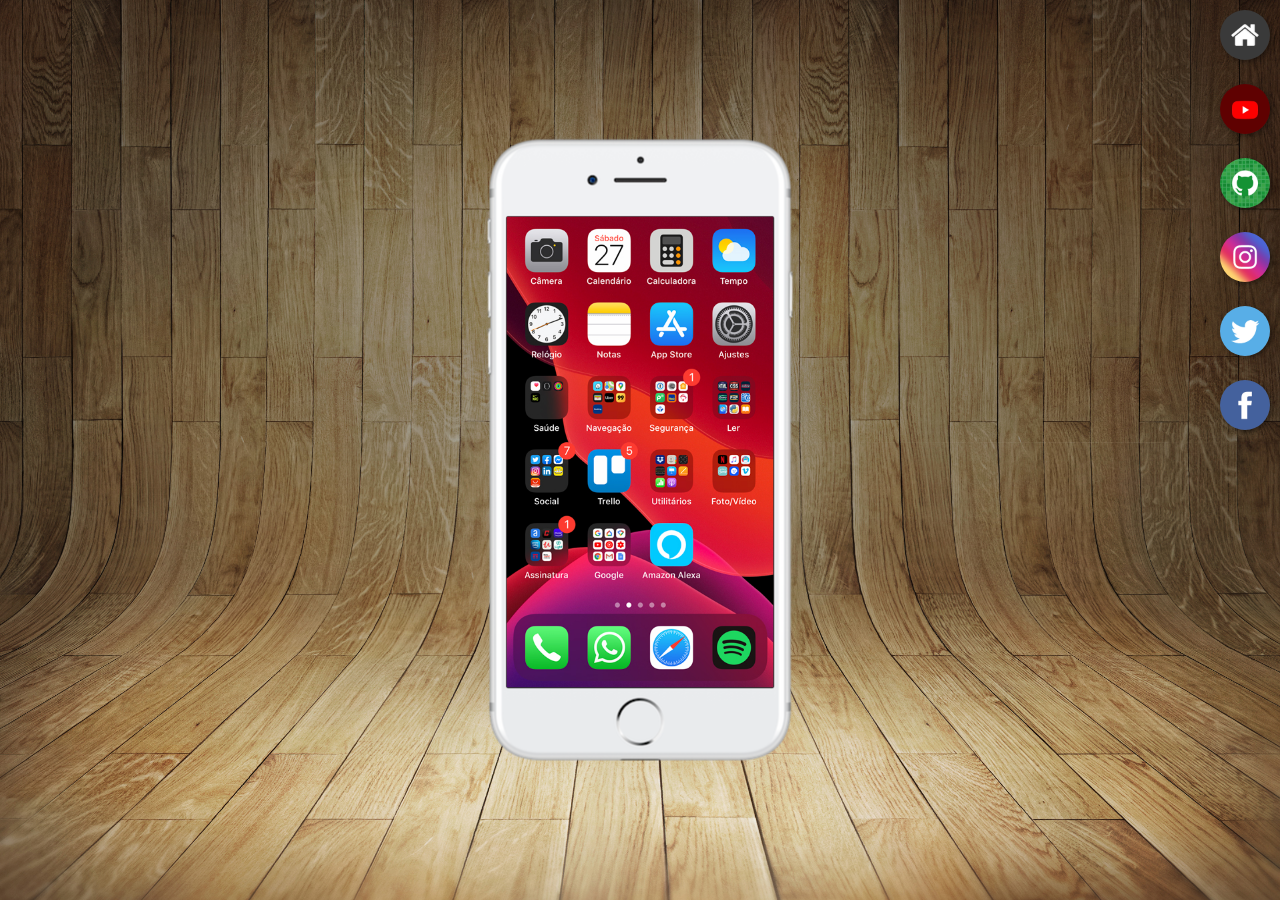
<file: index.html>
<!DOCTYPE html>
<html lang="pt-br">
<head>
    <meta charset="UTF-8">
    <meta http-equiv="X-UA-Compatible" content="IE=edge">
    <meta name="viewport" content="width=device-width, initial-scale=1.0">
    <title>Projetos Redes Sociais</title>
    <link rel="shortcut icon" href="favicon.ico" type="image/x-icon">
    <link rel="stylesheet" href="estilos/style.css">
</head>
<body>
    <main>
        <section id="telefone">
            <iframe src="home.html" name="tela" id="tela" frameborder="0">
                Seu navegador não é compatível com isso.
            </iframe>
        </section>
        <section id="redes-sociais">
            <a href="home.html" target="tela"><img src="imagens/logo-home.jpg" alt="Home"></a><br>
            <a href="youtube.html" target="tela"><img src="imagens/logo-youtube.jpg" alt="Youtube"></a><br>
            <a href="github.html" target="tela"><img src="imagens/logo-github.jpg" alt="GitHub"></a><br>
            <a href="instagram.html" target="tela"><img src="imagens/logo-instagram.jpg" alt="Instagram"></a><br>
            <a href="twitter.html" target="tela"><img src="imagens/logo-twitter.jpg" alt="Twitter"></a><br>
            <a href="facebook.html" target="tela"><img src="imagens/logo-facebook.jpg" alt="Facebook"></a>
        </section>
    </main>
</body>
</html>
</file>
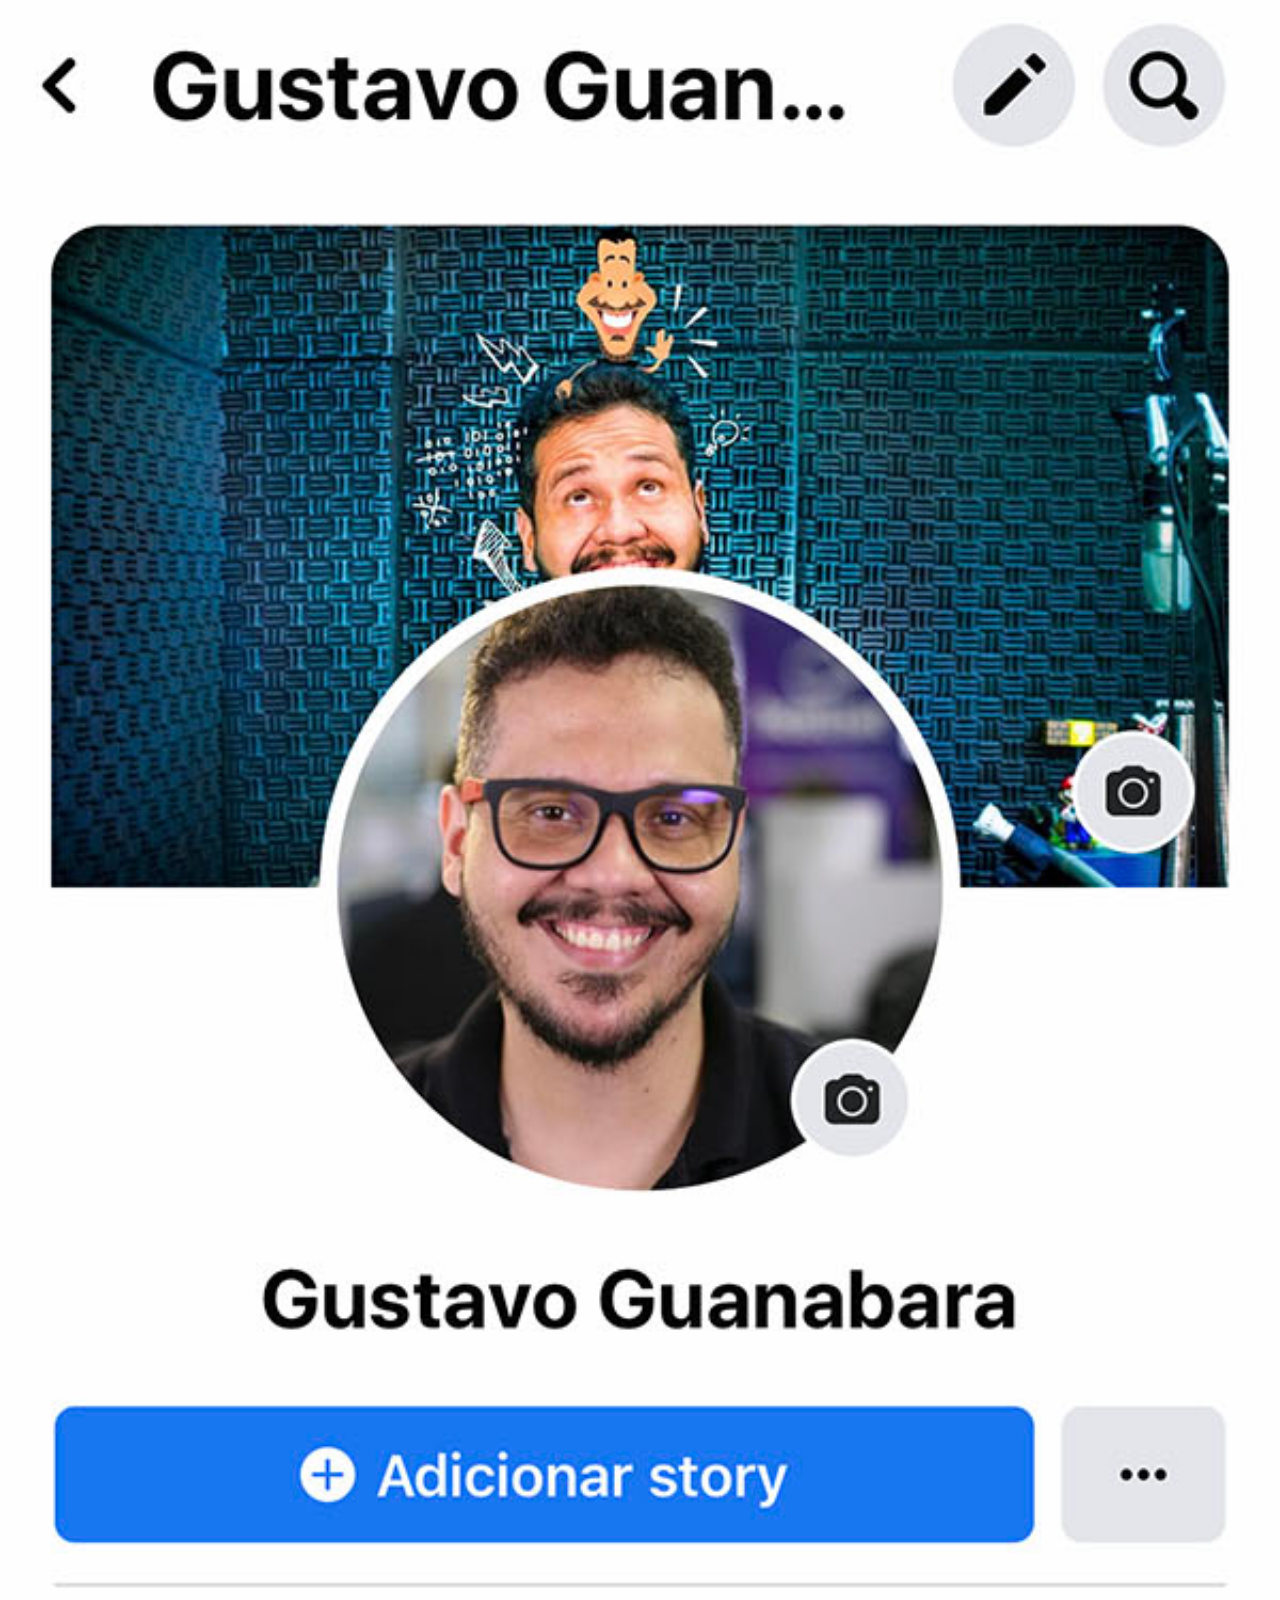
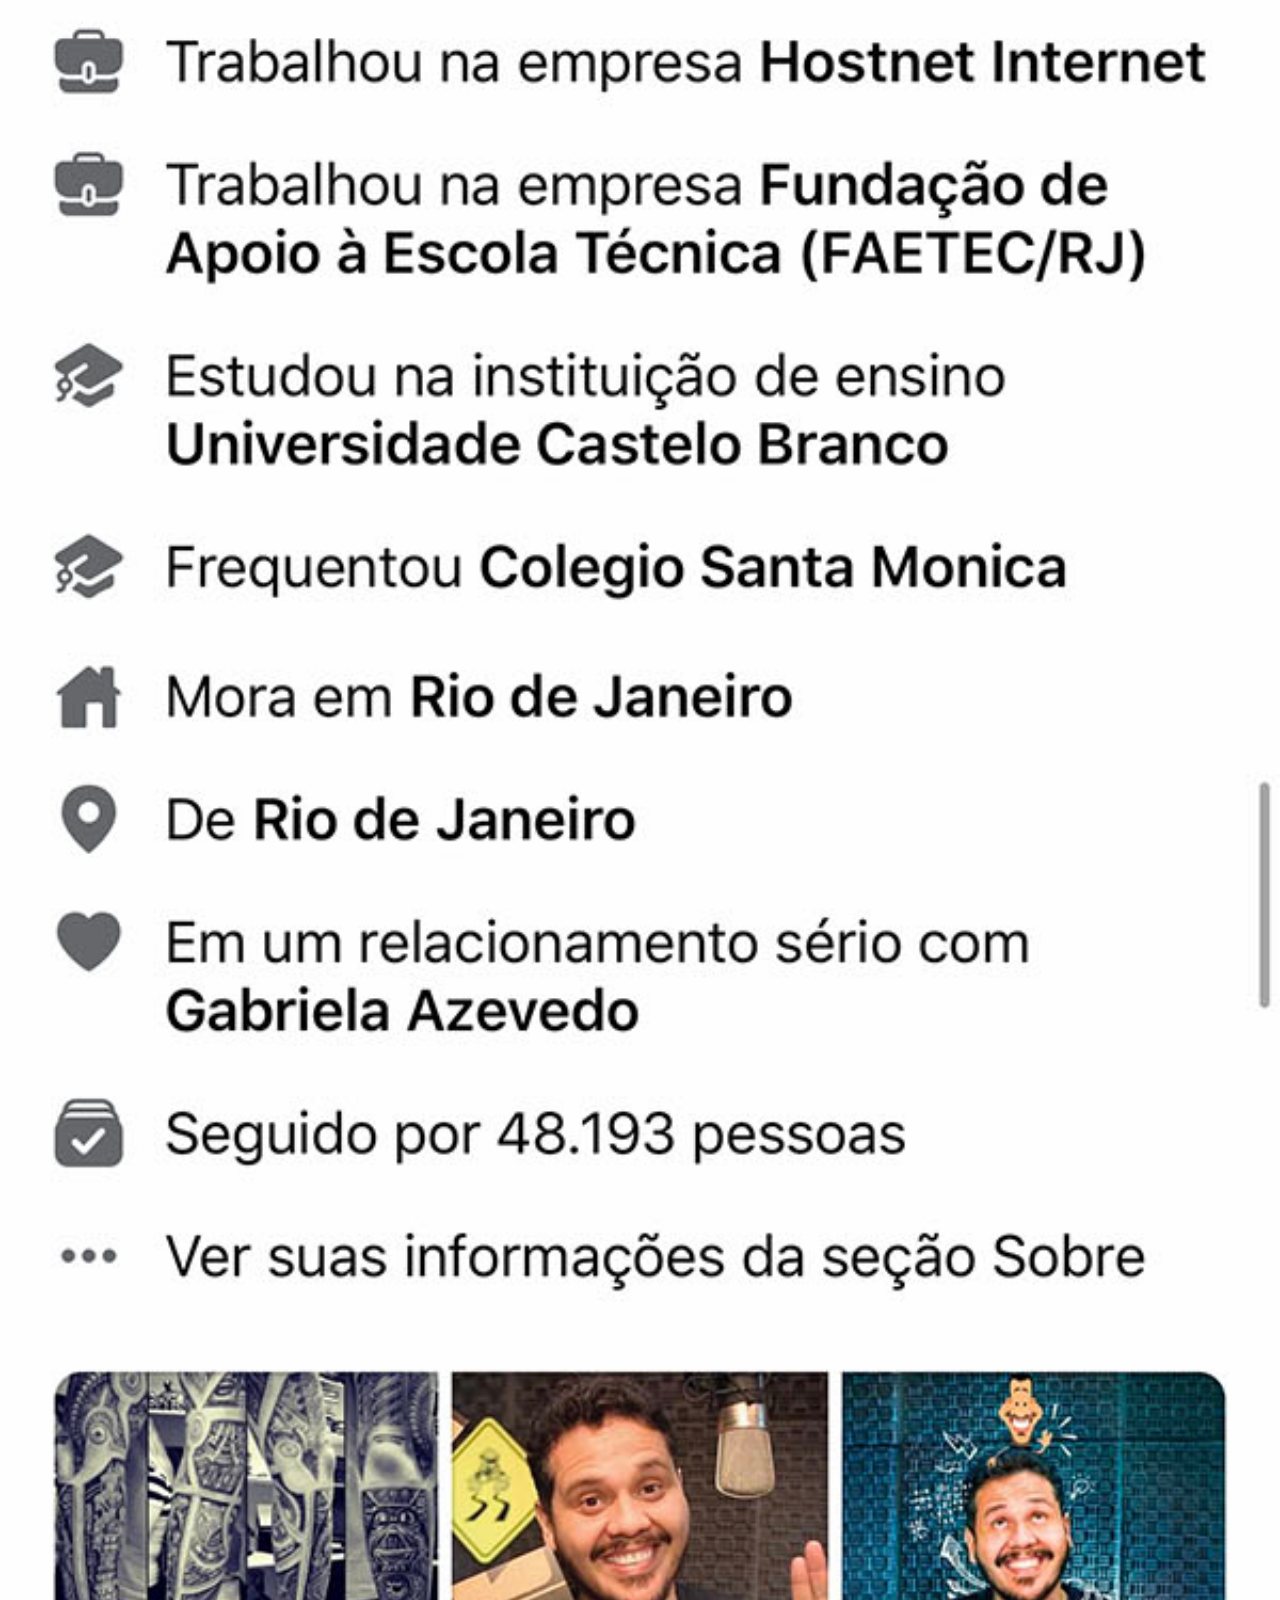
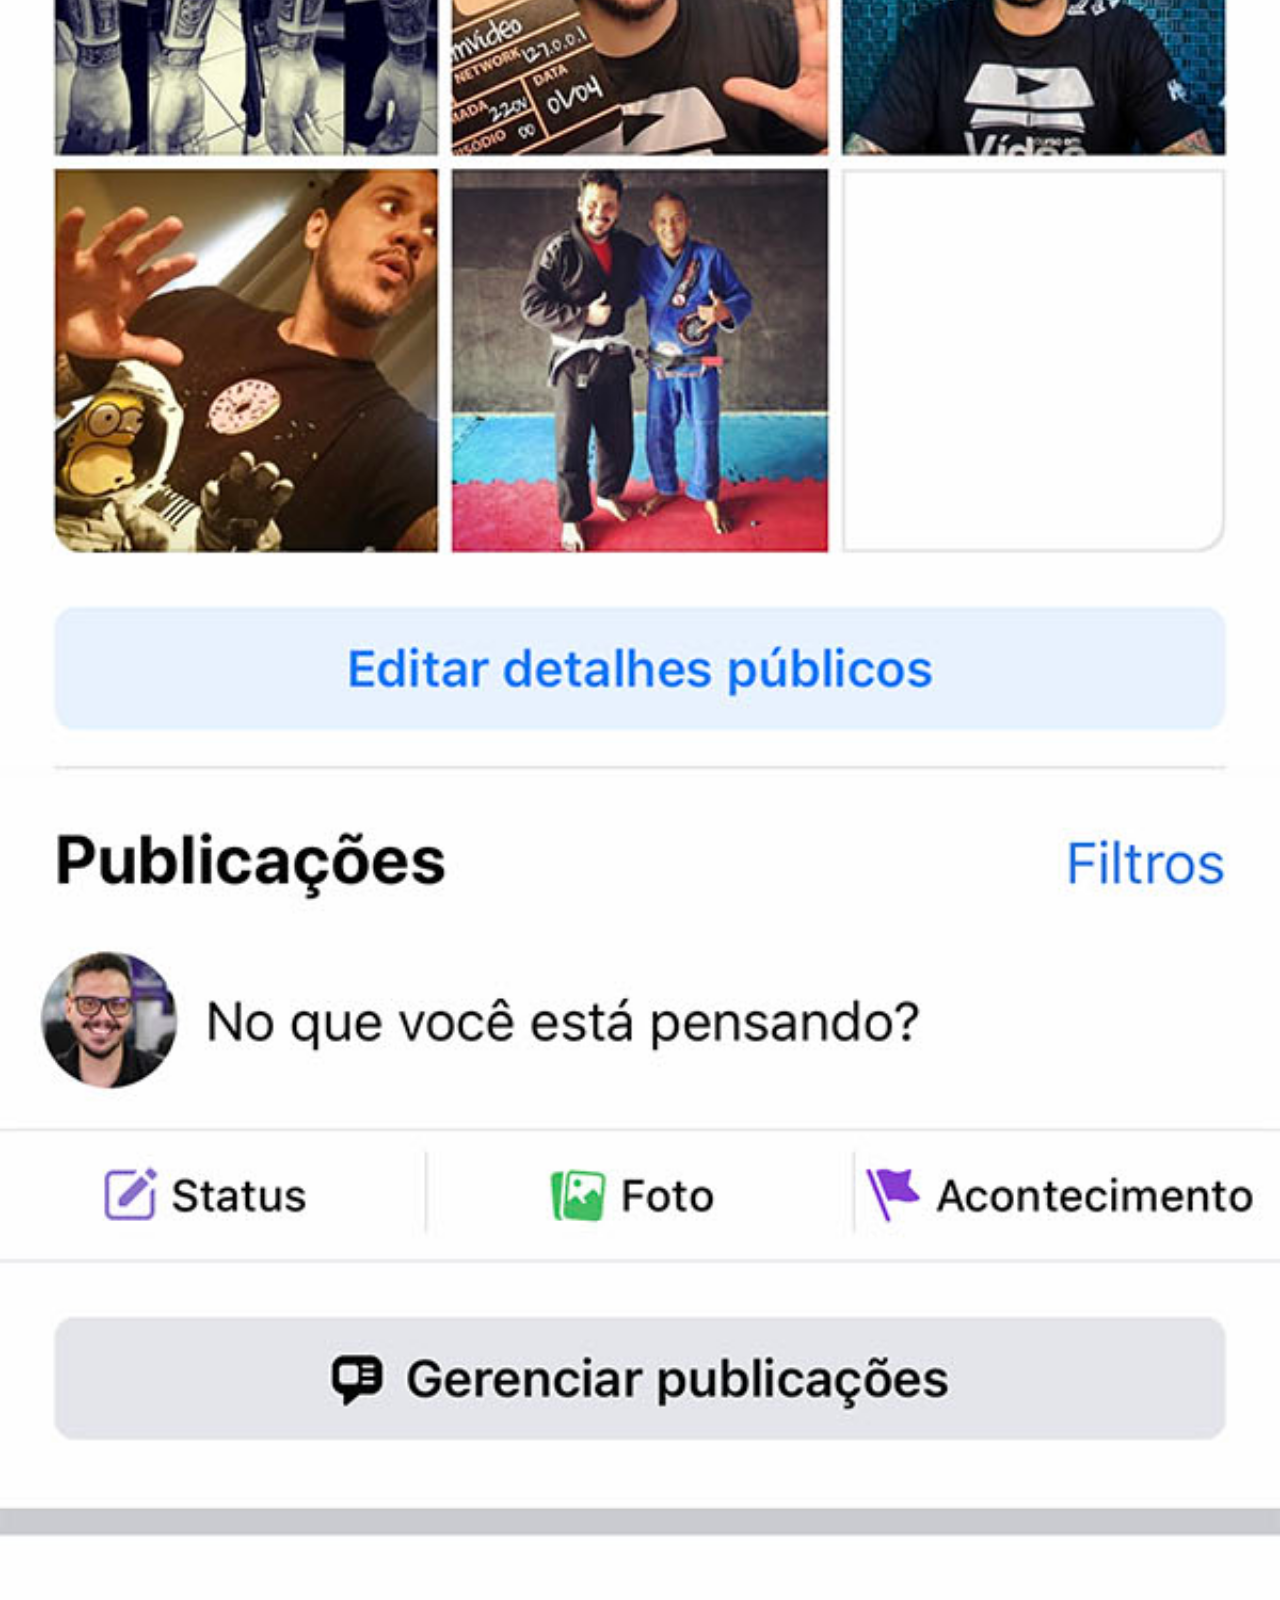
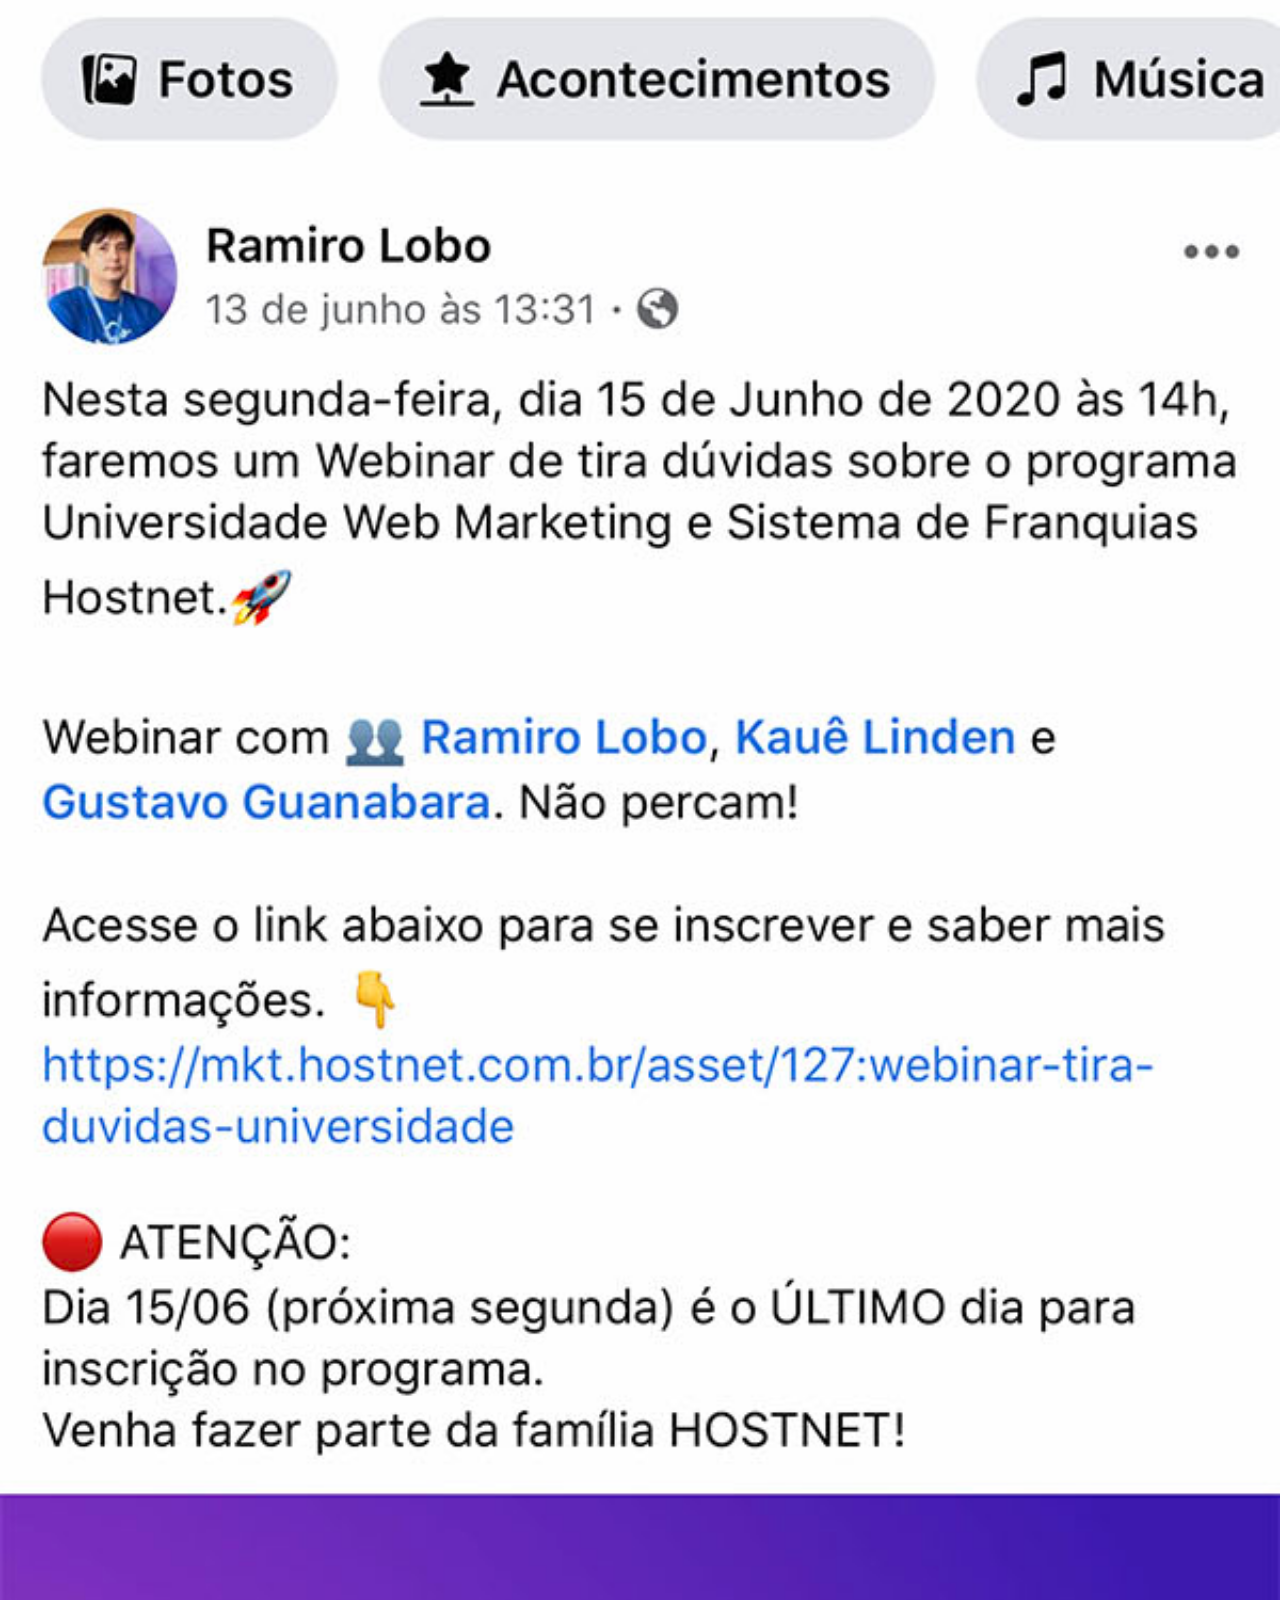
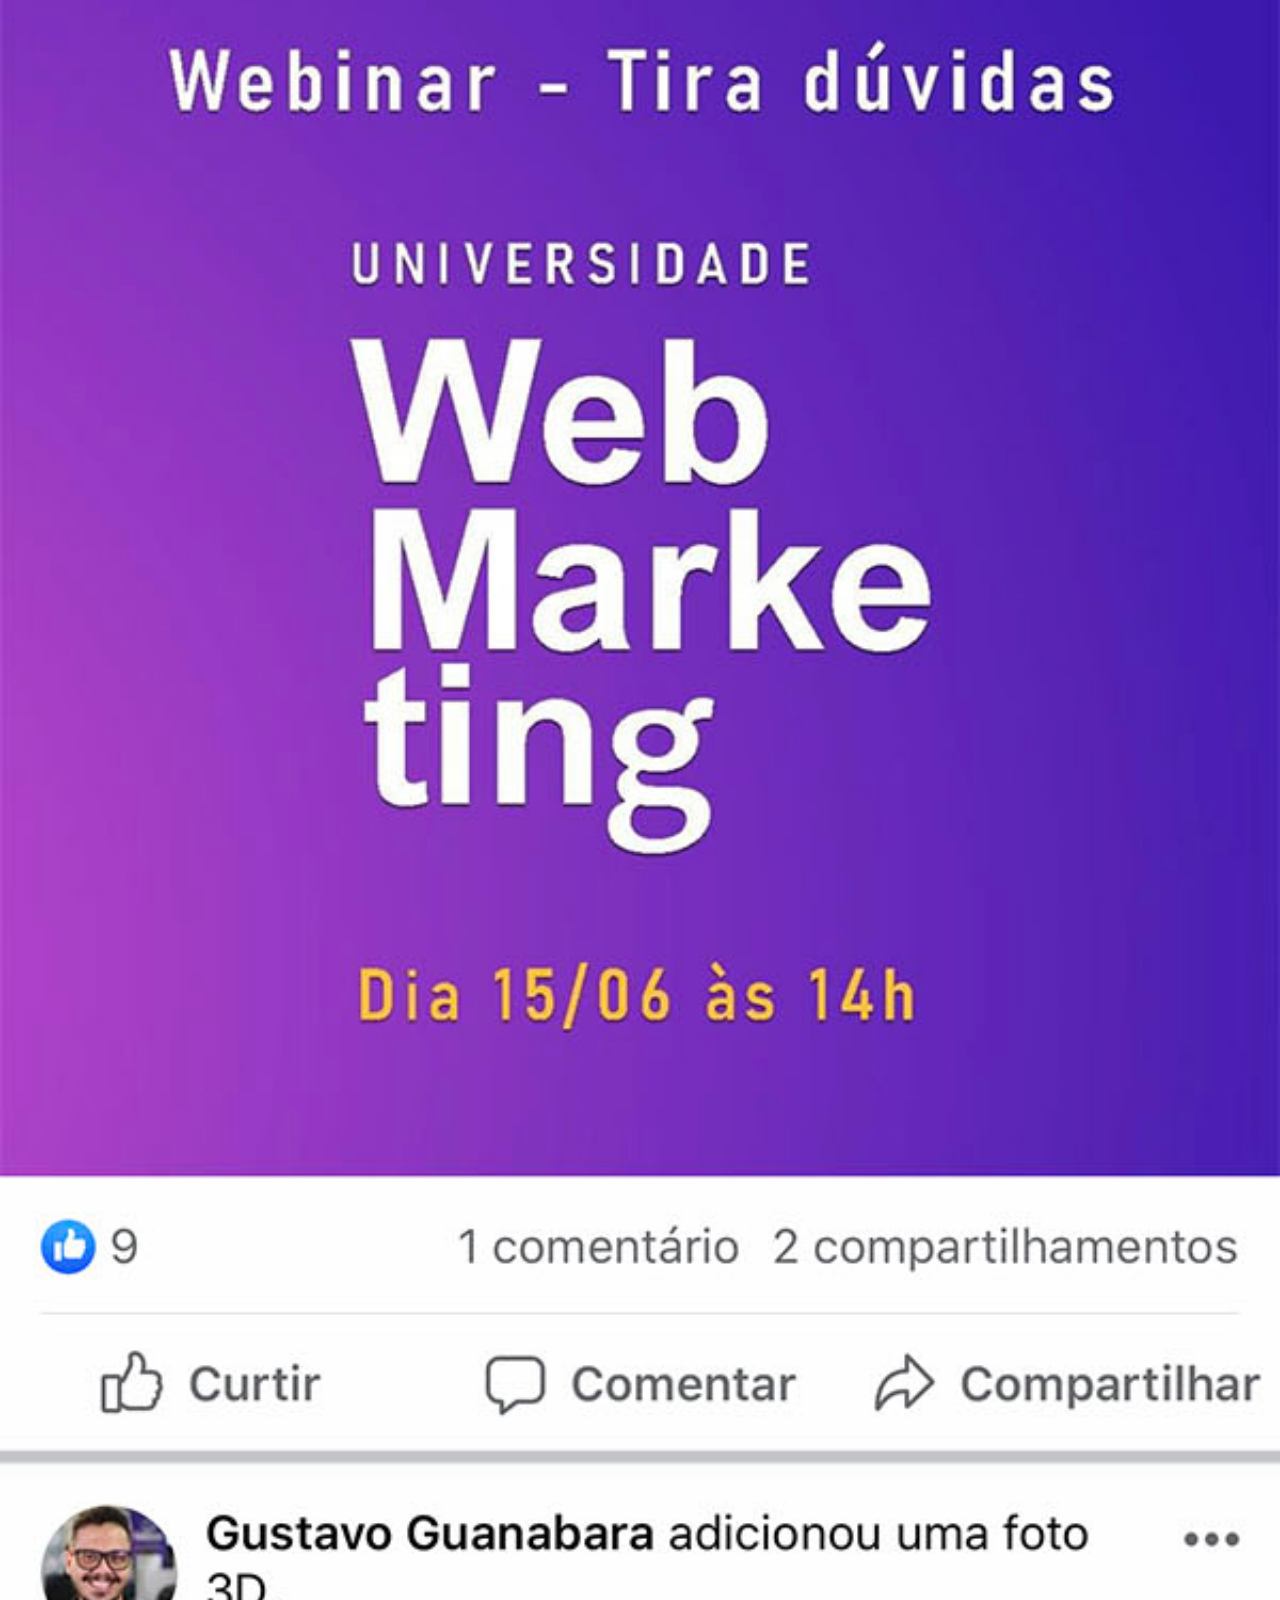
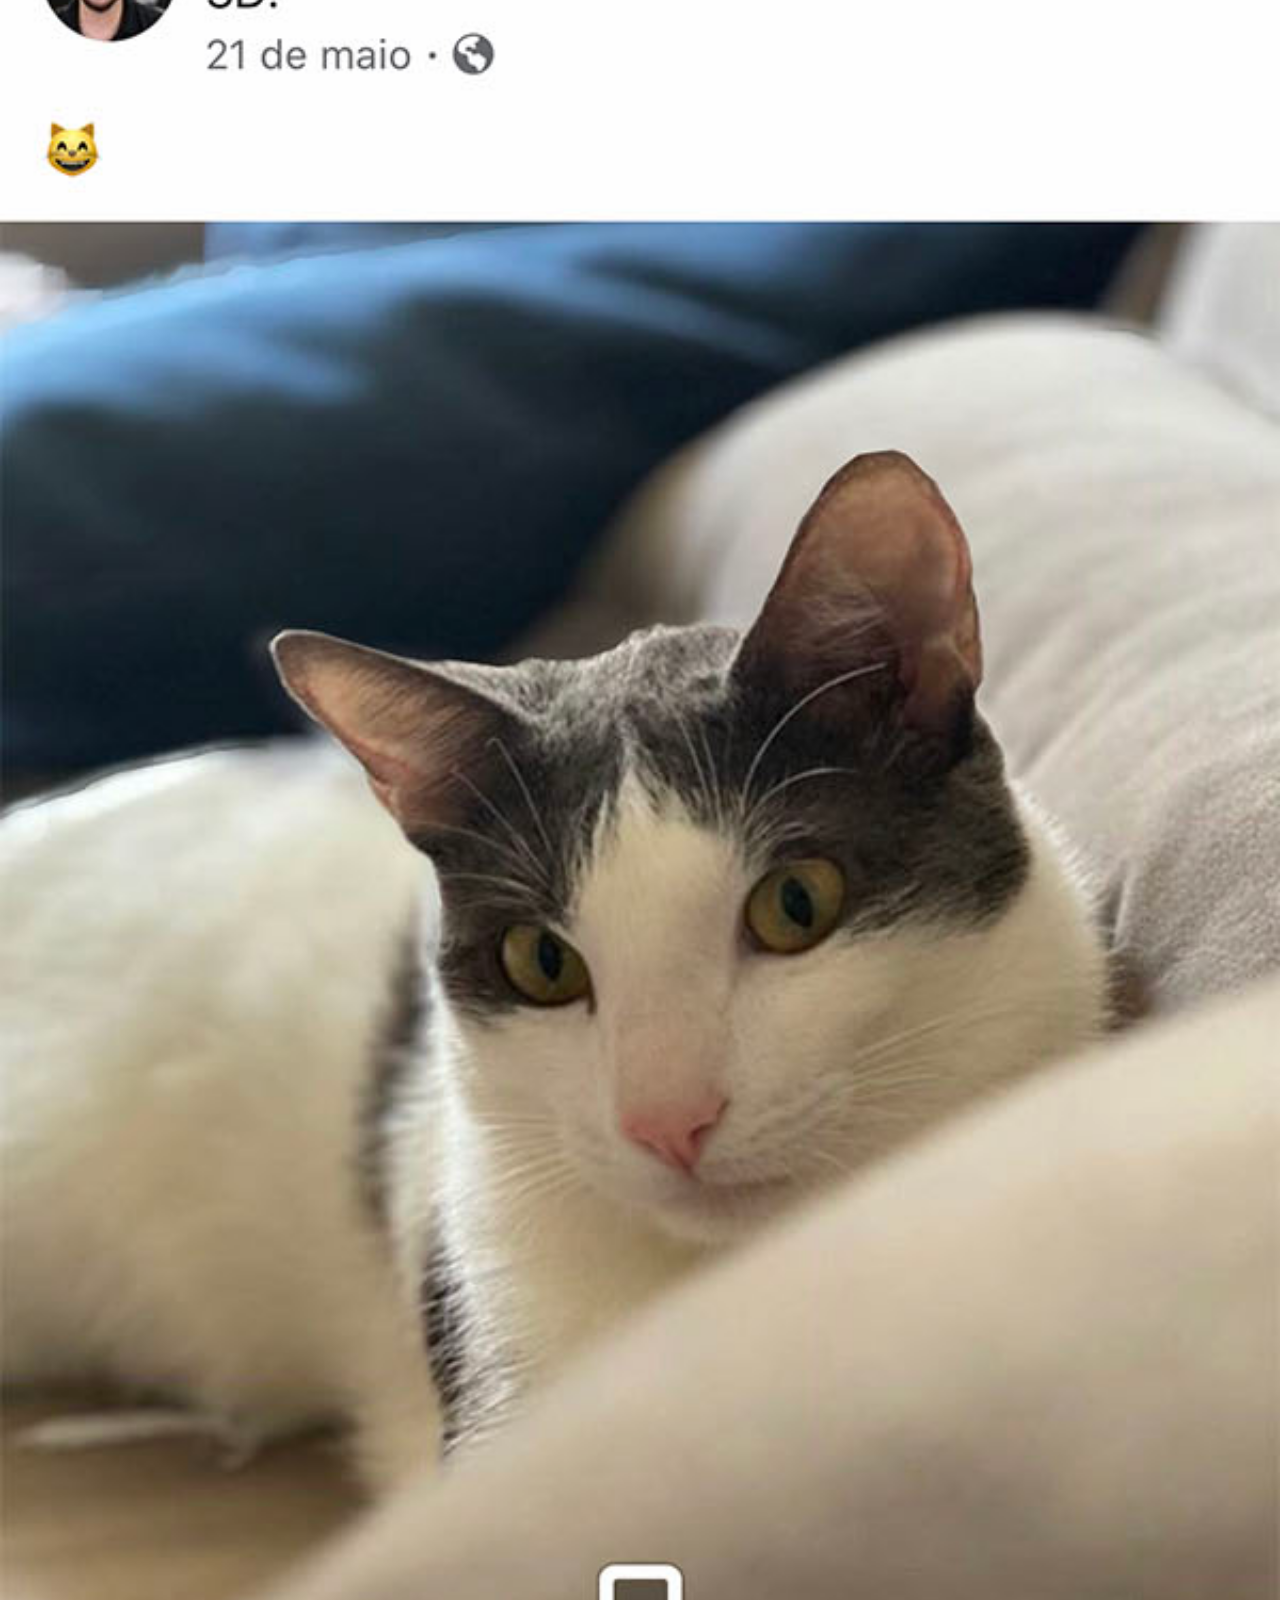
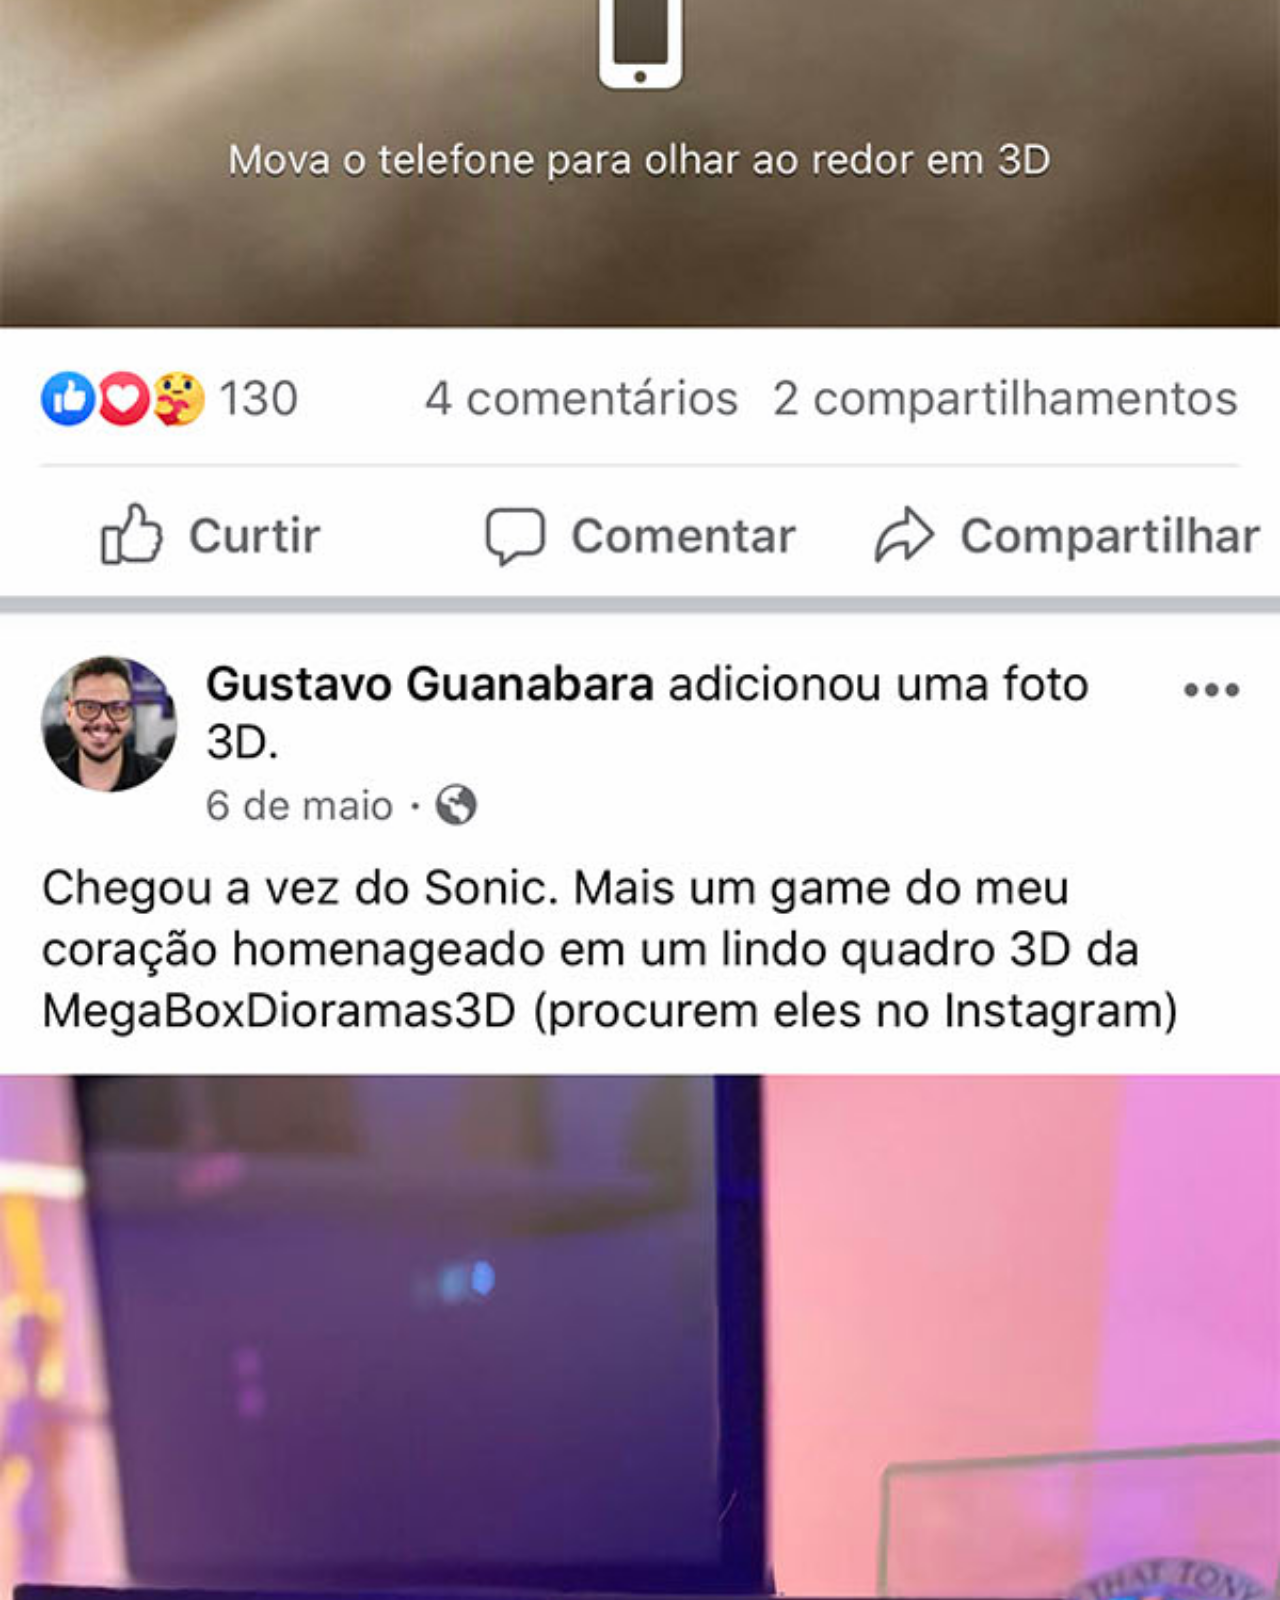
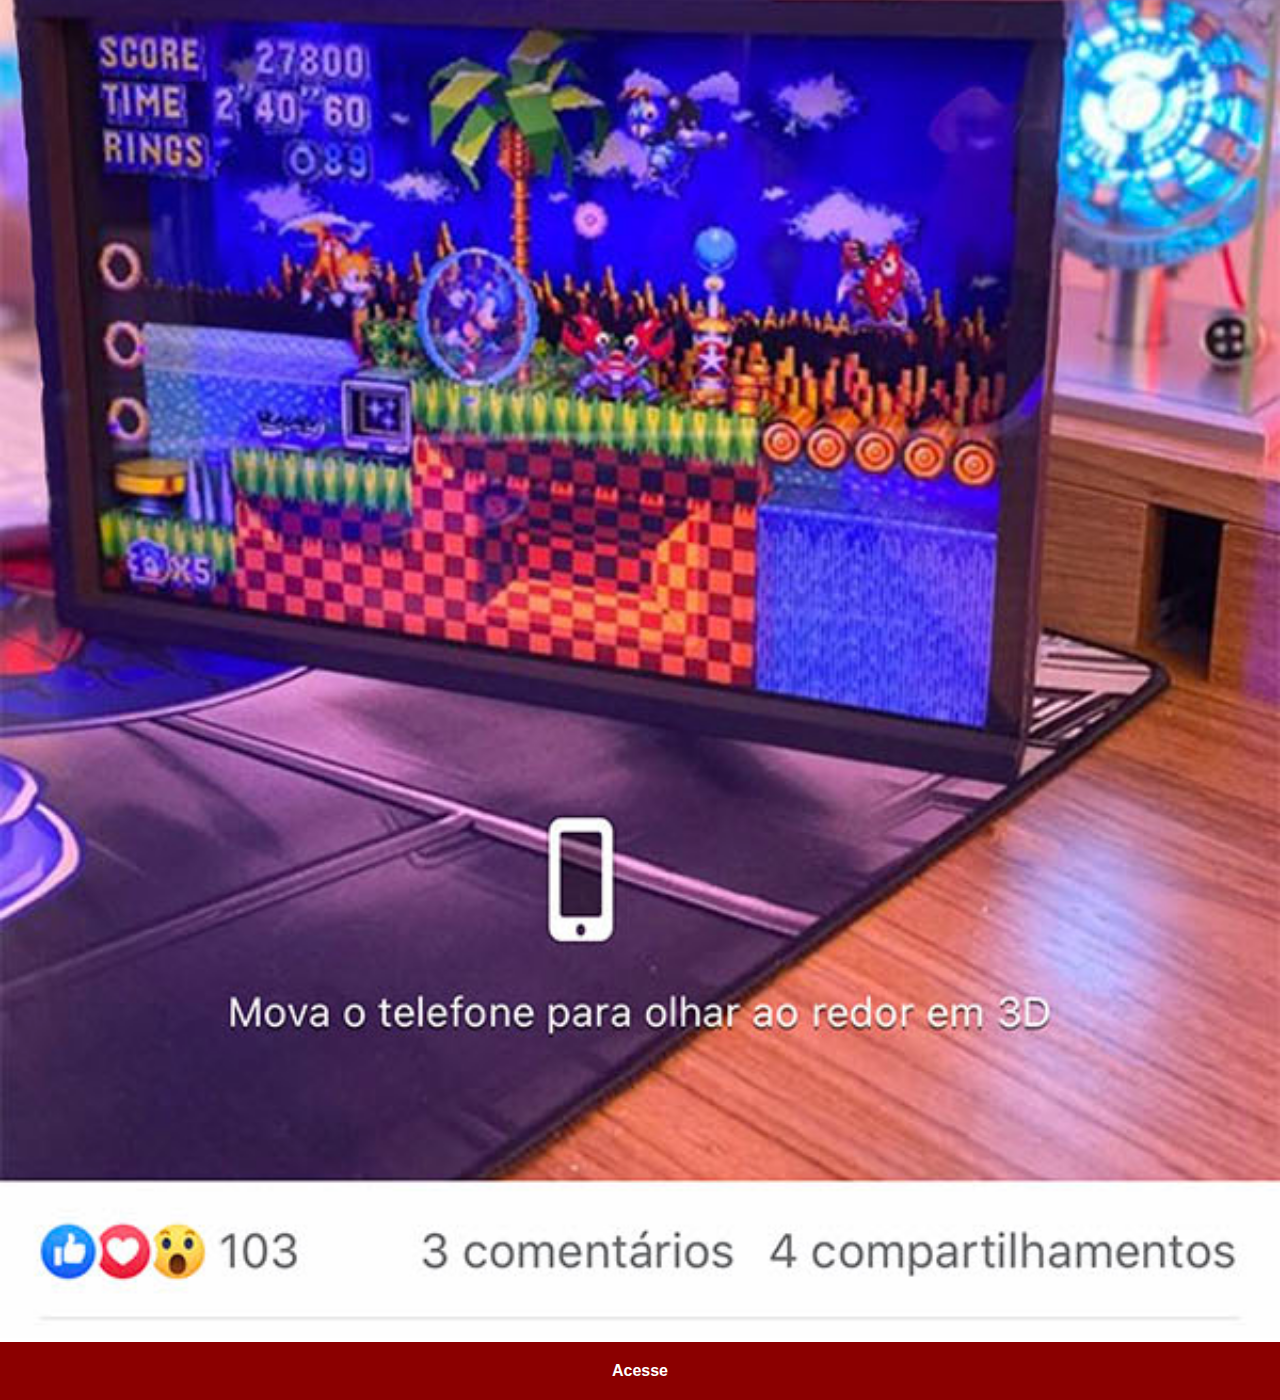
<file: facebook.html>
<!DOCTYPE html>
<html lang="pt-br">
<head>
    <meta charset="UTF-8">
    <meta http-equiv="X-UA-Compatible" content="IE=edge">
    <meta name="viewport" content="width=device-width, initial-scale=1.0">
    <title>Facebook</title>
    <link rel="stylesheet" href="estilos/scocial.css">
</head>
<body>
    <img src="imagens/tela-facebook.jpg" alt="Facebook">
    <a href="https://www.facebook.com/gustavoguanabara/?locale=pt_BR" target="_blank">Acesse</a>
</body>
</html>
</file>
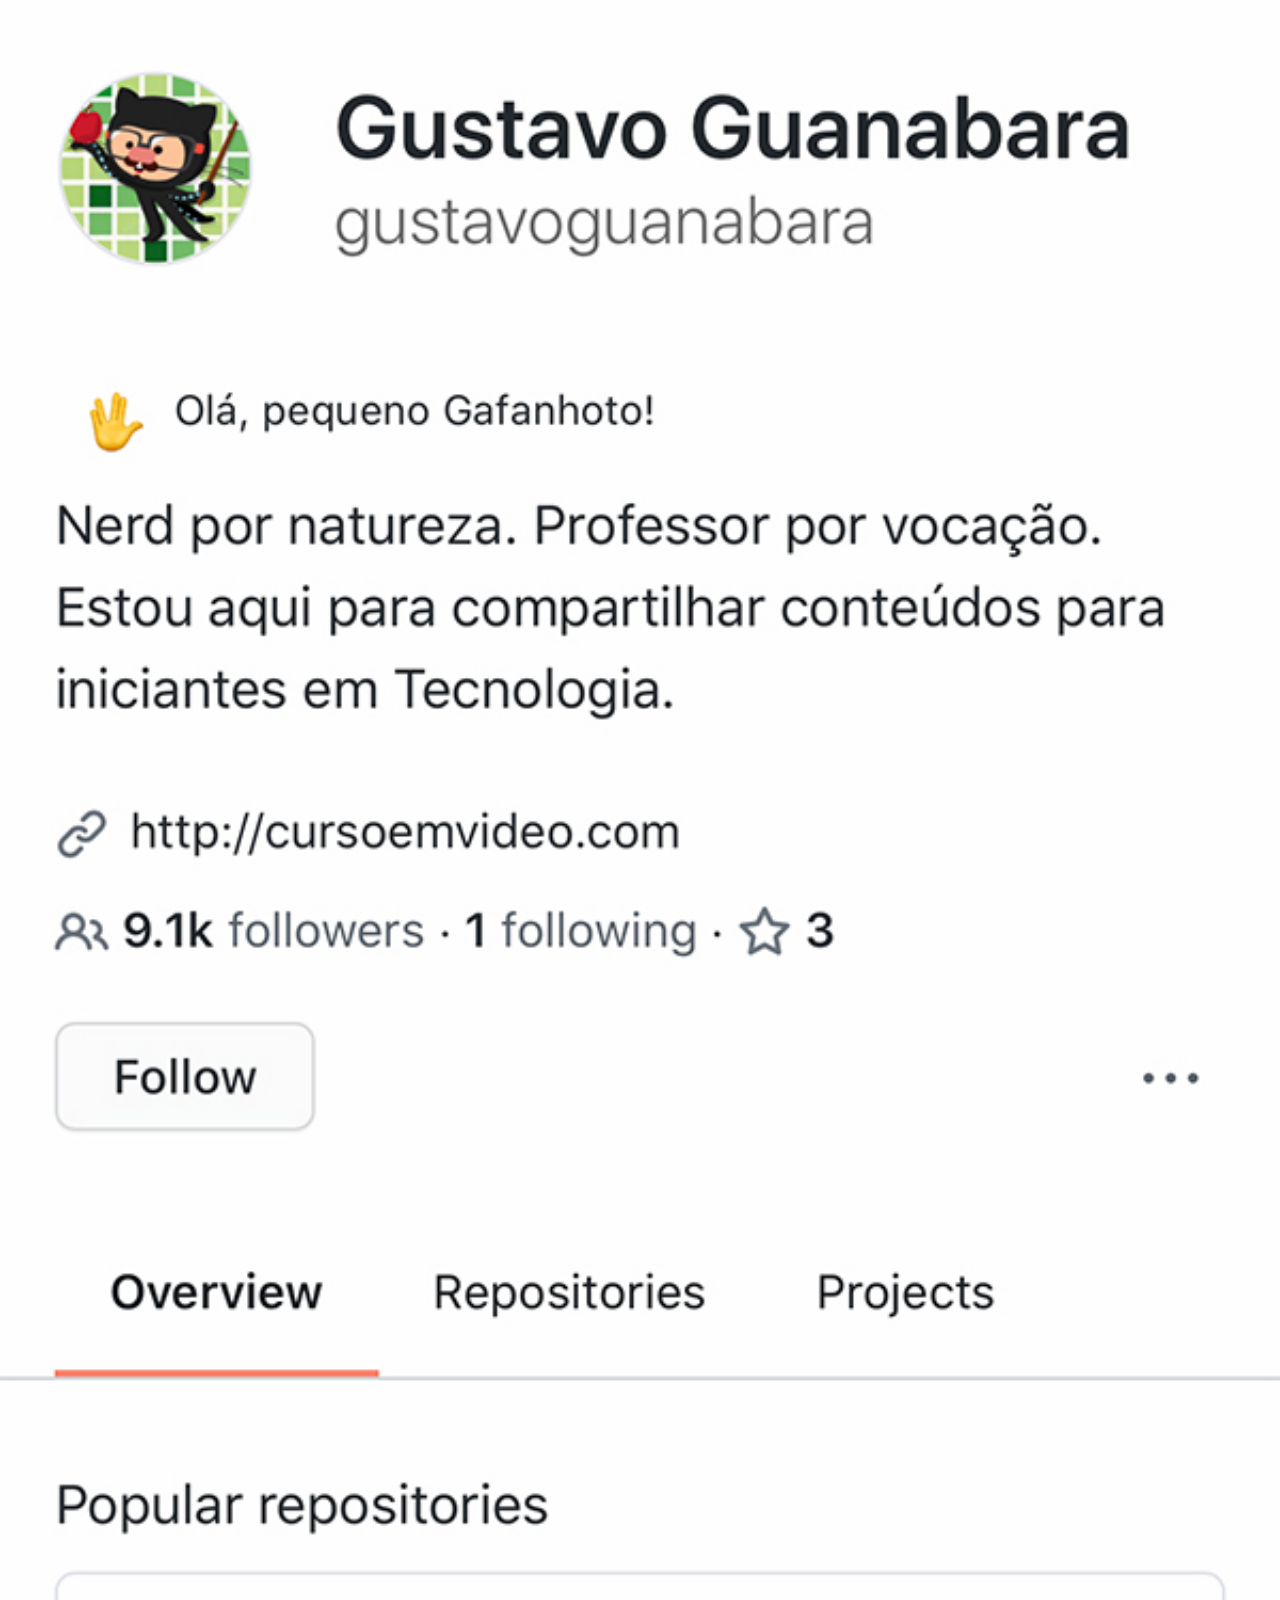
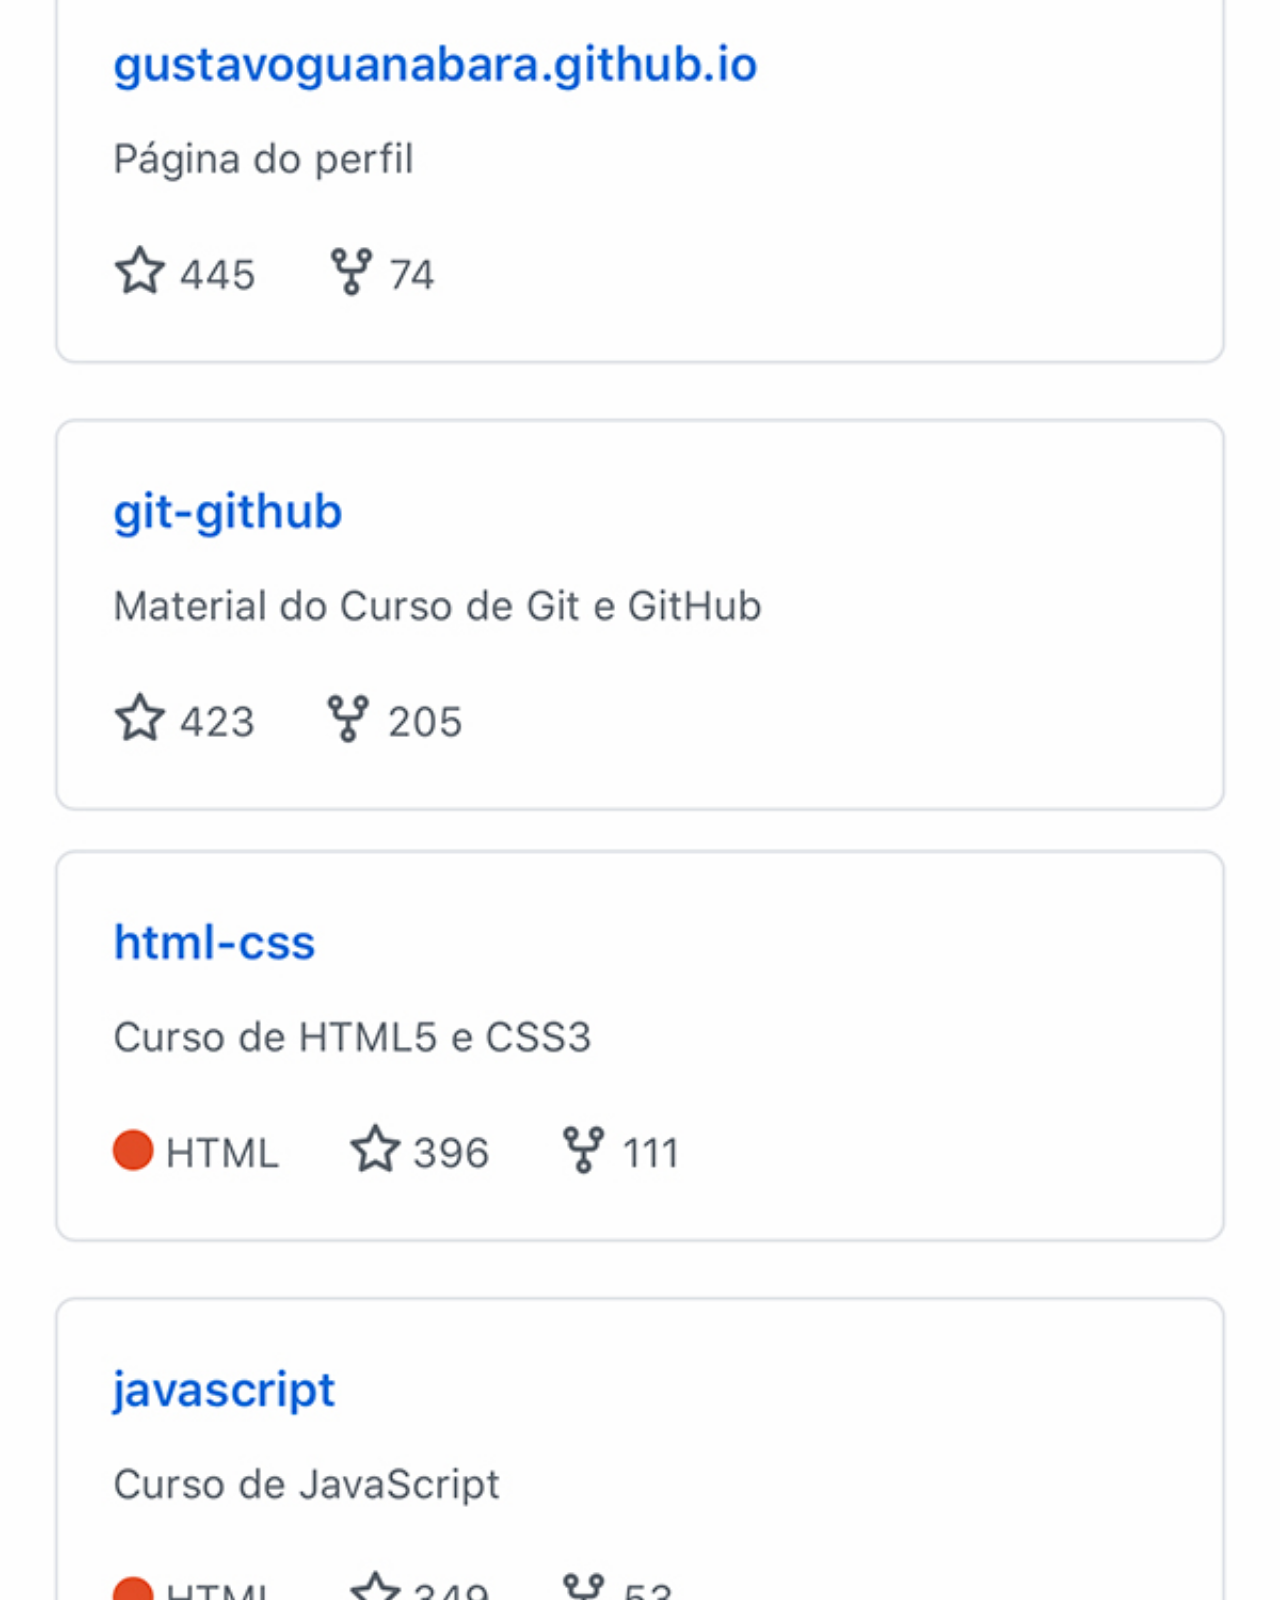
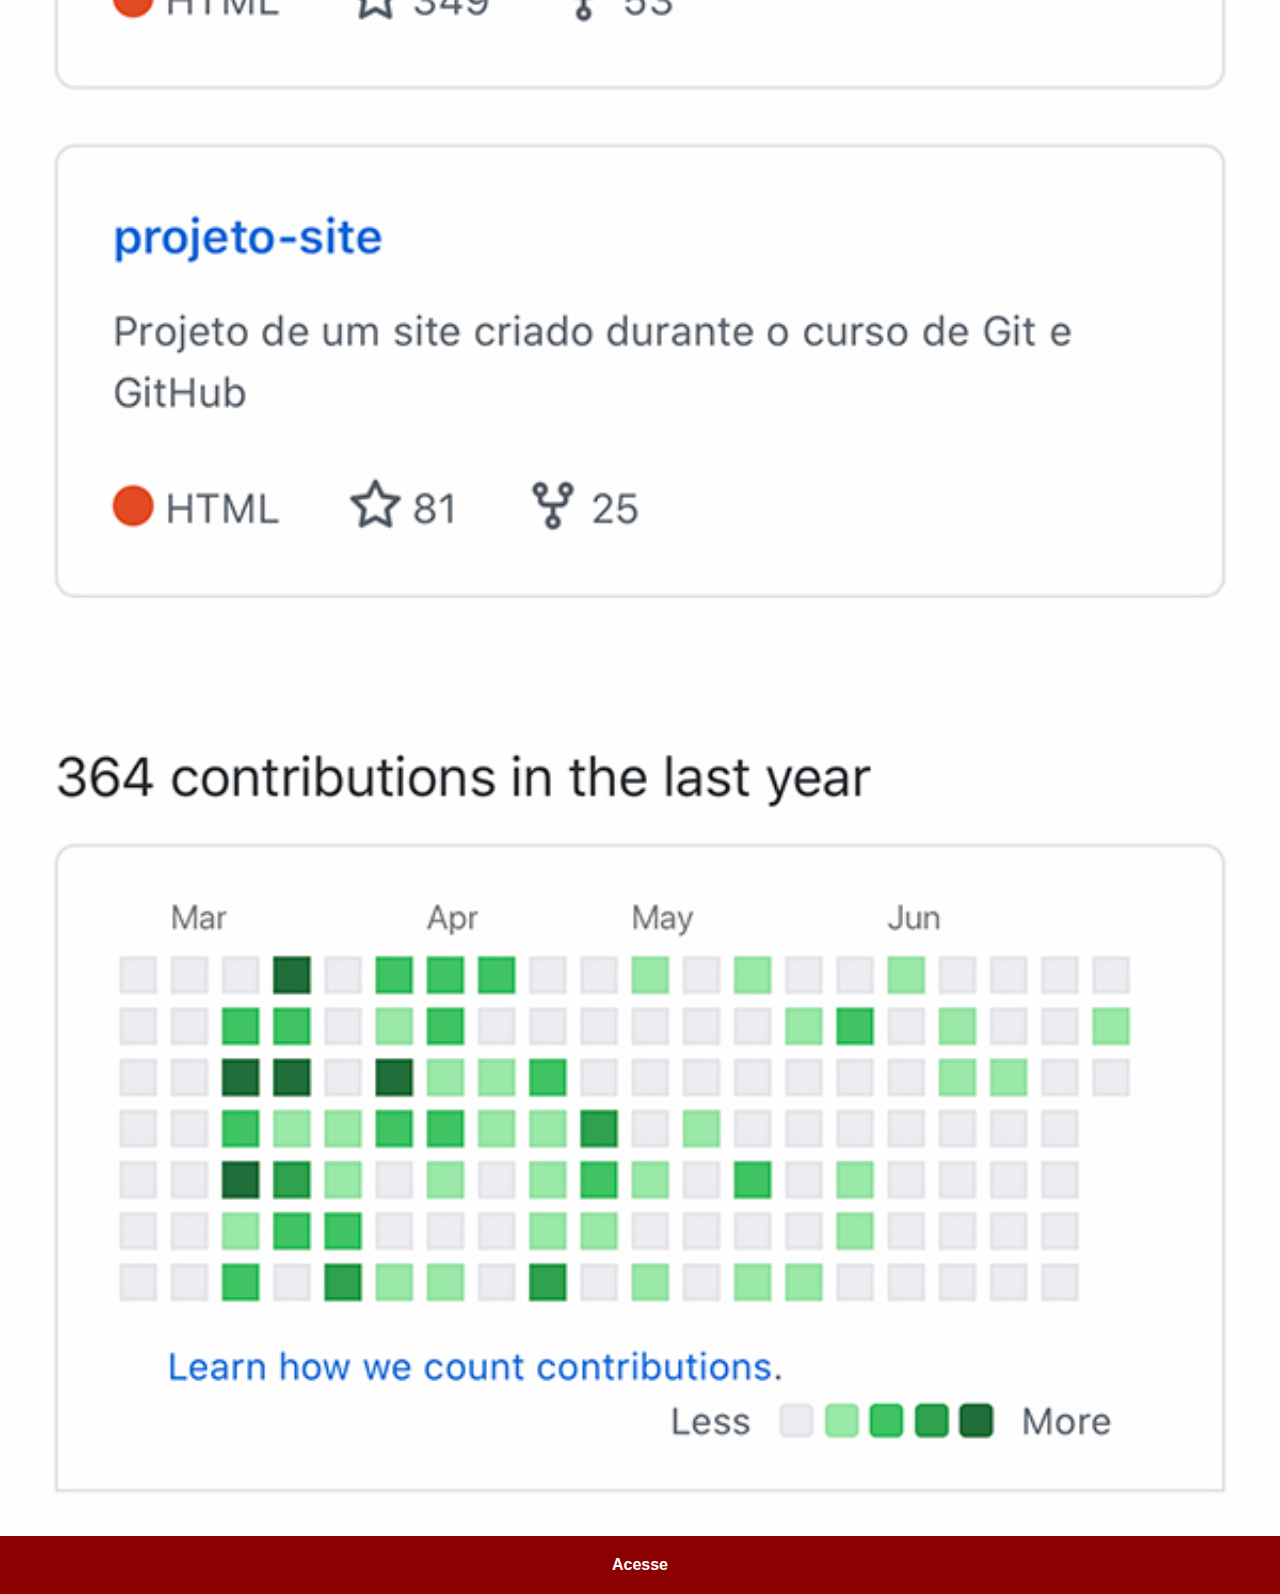
<file: github.html>
<!DOCTYPE html>
<html lang="pt-br">
<head>
    <meta charset="UTF-8">
    <meta http-equiv="X-UA-Compatible" content="IE=edge">
    <meta name="viewport" content="width=device-width, initial-scale=1.0">
    <title>GitHub</title>
    <link rel="stylesheet" href="estilos/scocial.css">
</head>
<body>
    <img src="imagens/tela-github.jpg" alt="GitHub">
    <a href="https://github.com/gustavoguanabara/" target="_blank">Acesse</a>
</body>
</html>
</file>
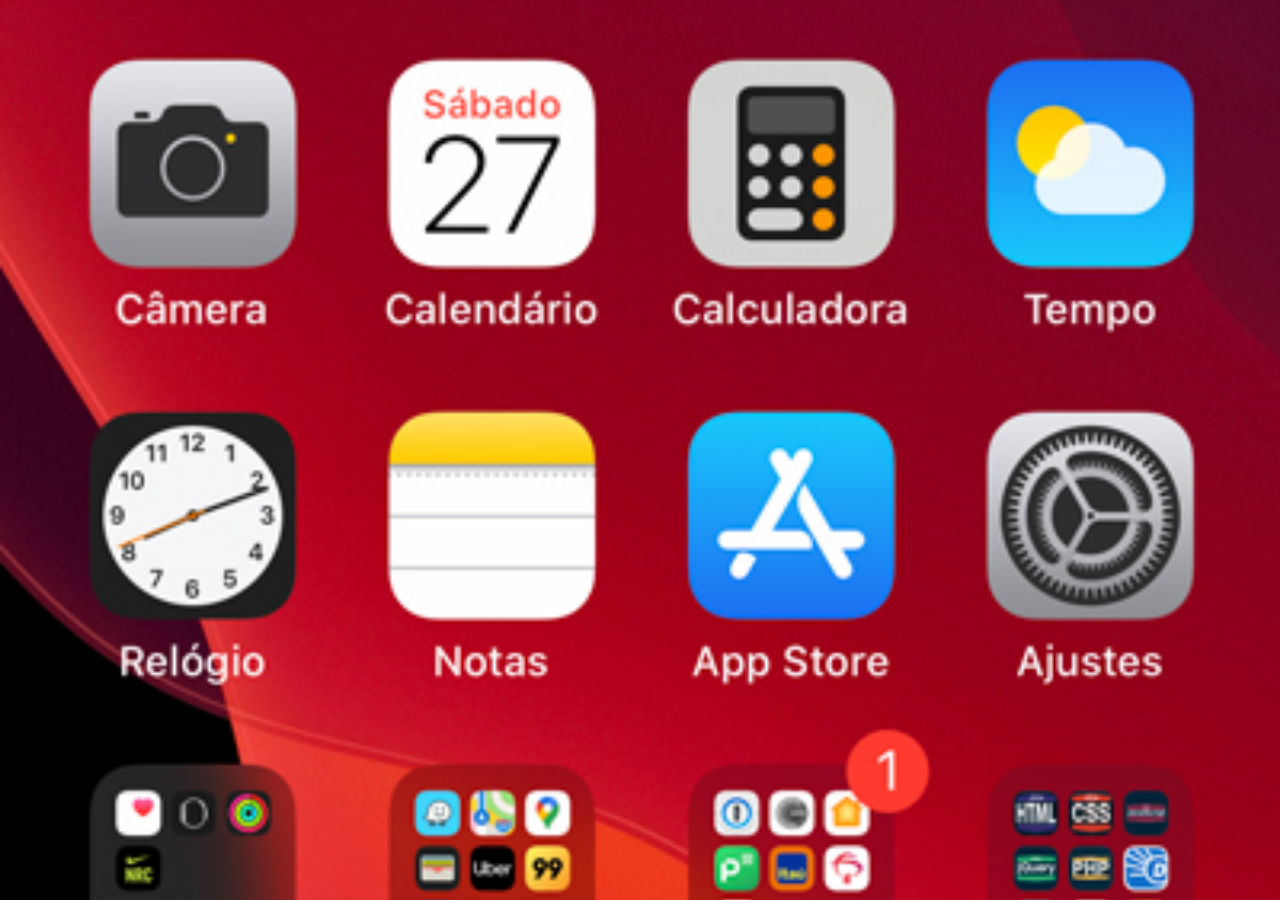
<file: home.html>
<!DOCTYPE html>
<html lang="pt-br">
<head>
    <meta charset="UTF-8">
    <meta http-equiv="X-UA-Compatible" content="IE=edge">
    <meta name="viewport" content="width=device-width, initial-scale=1.0">
    <title>Home</title>
</head>
<style>
    *{
        margin: 0px;
        padding: 0px;
    }

    body{
        width: 100vw;
        height: 100vh;
        background: black url(imagens/tela-home.jpg) no-repeat top center;
        background-size: cover;
    }

</style>
<body>
    
</body>
</html>
</file>
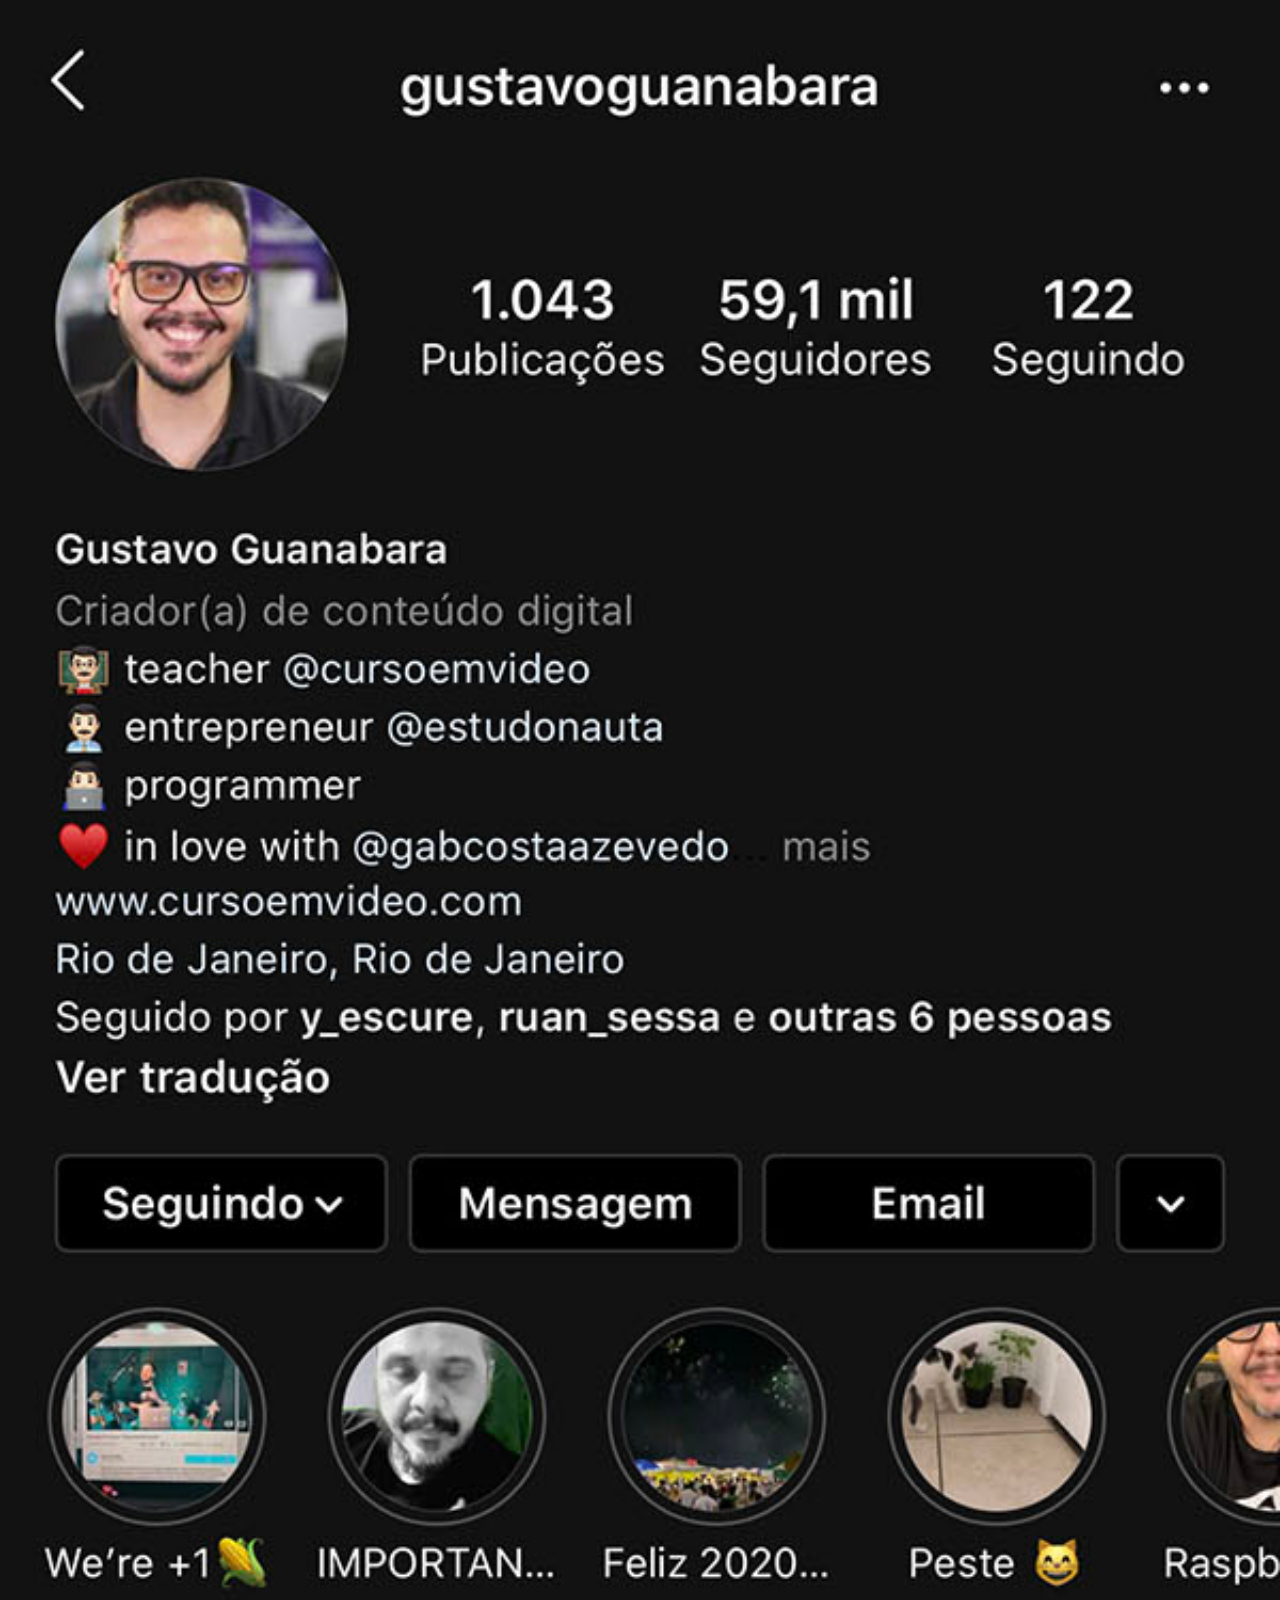
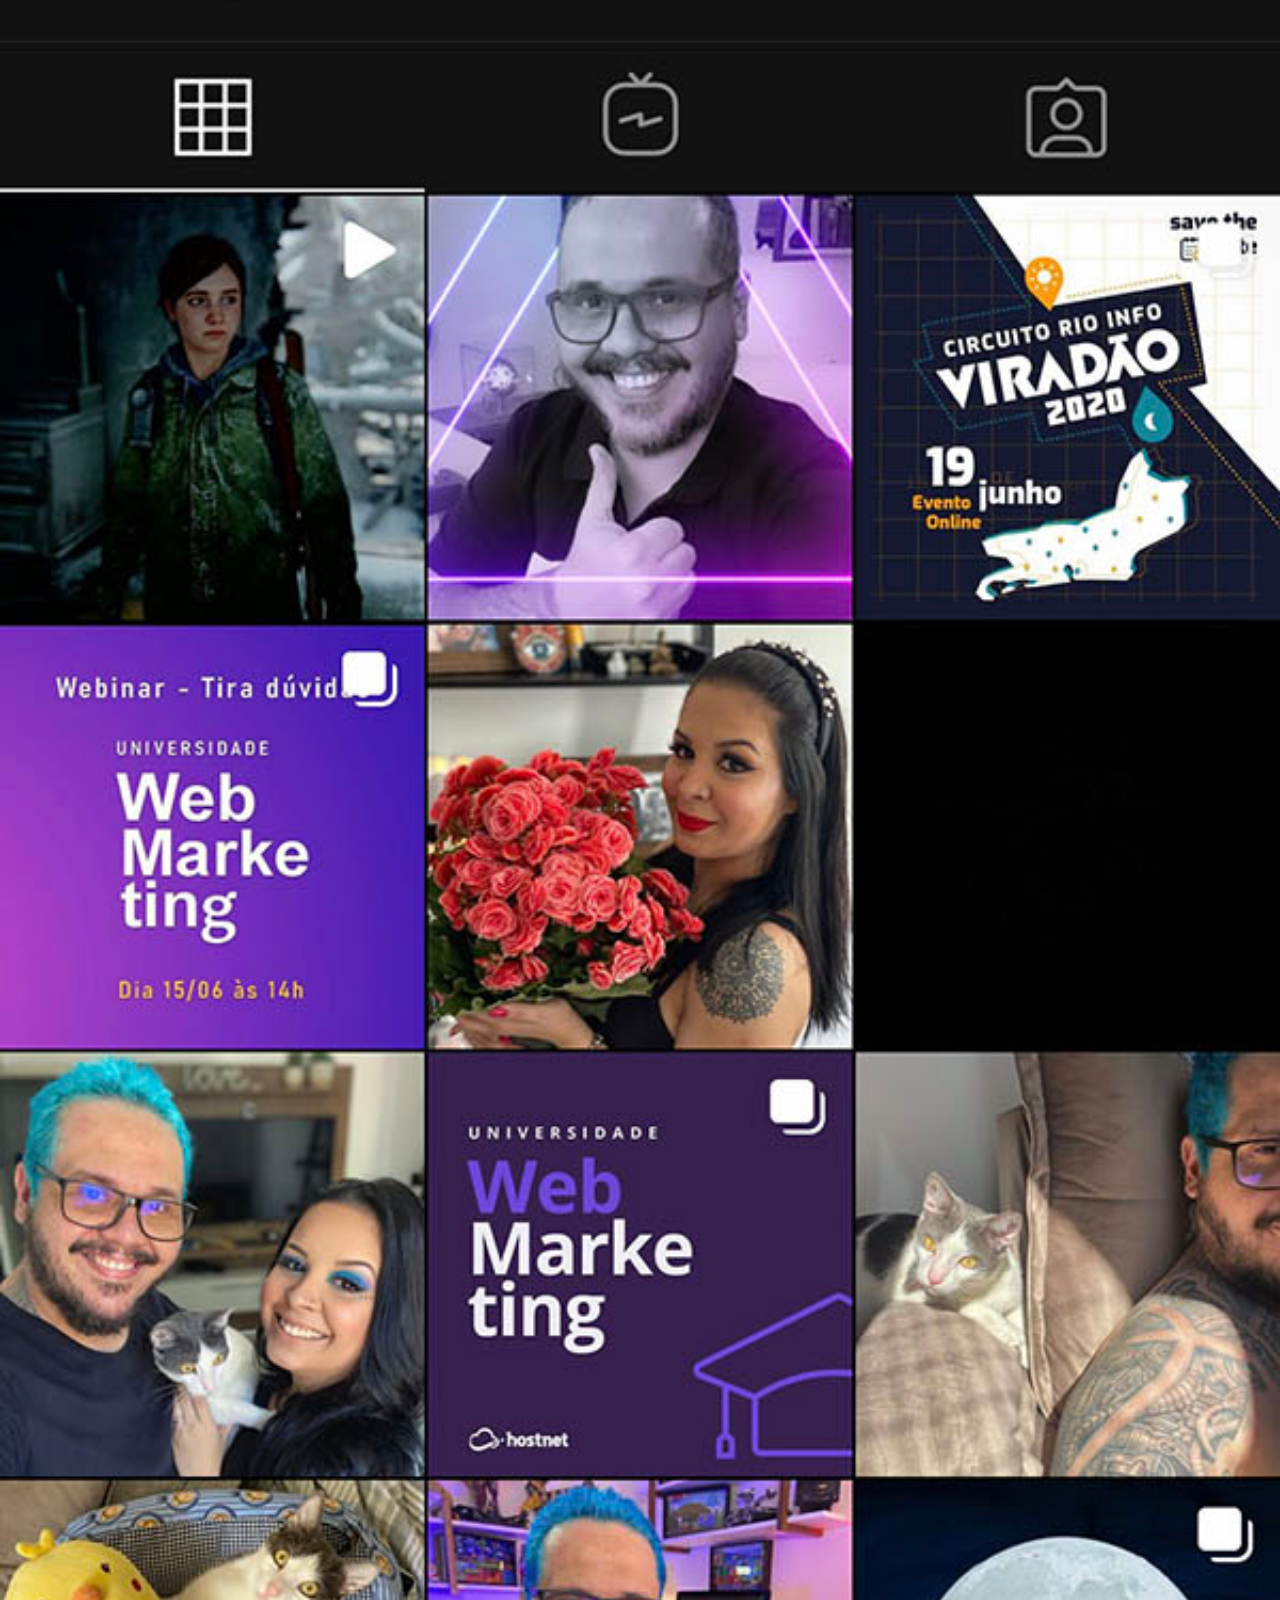
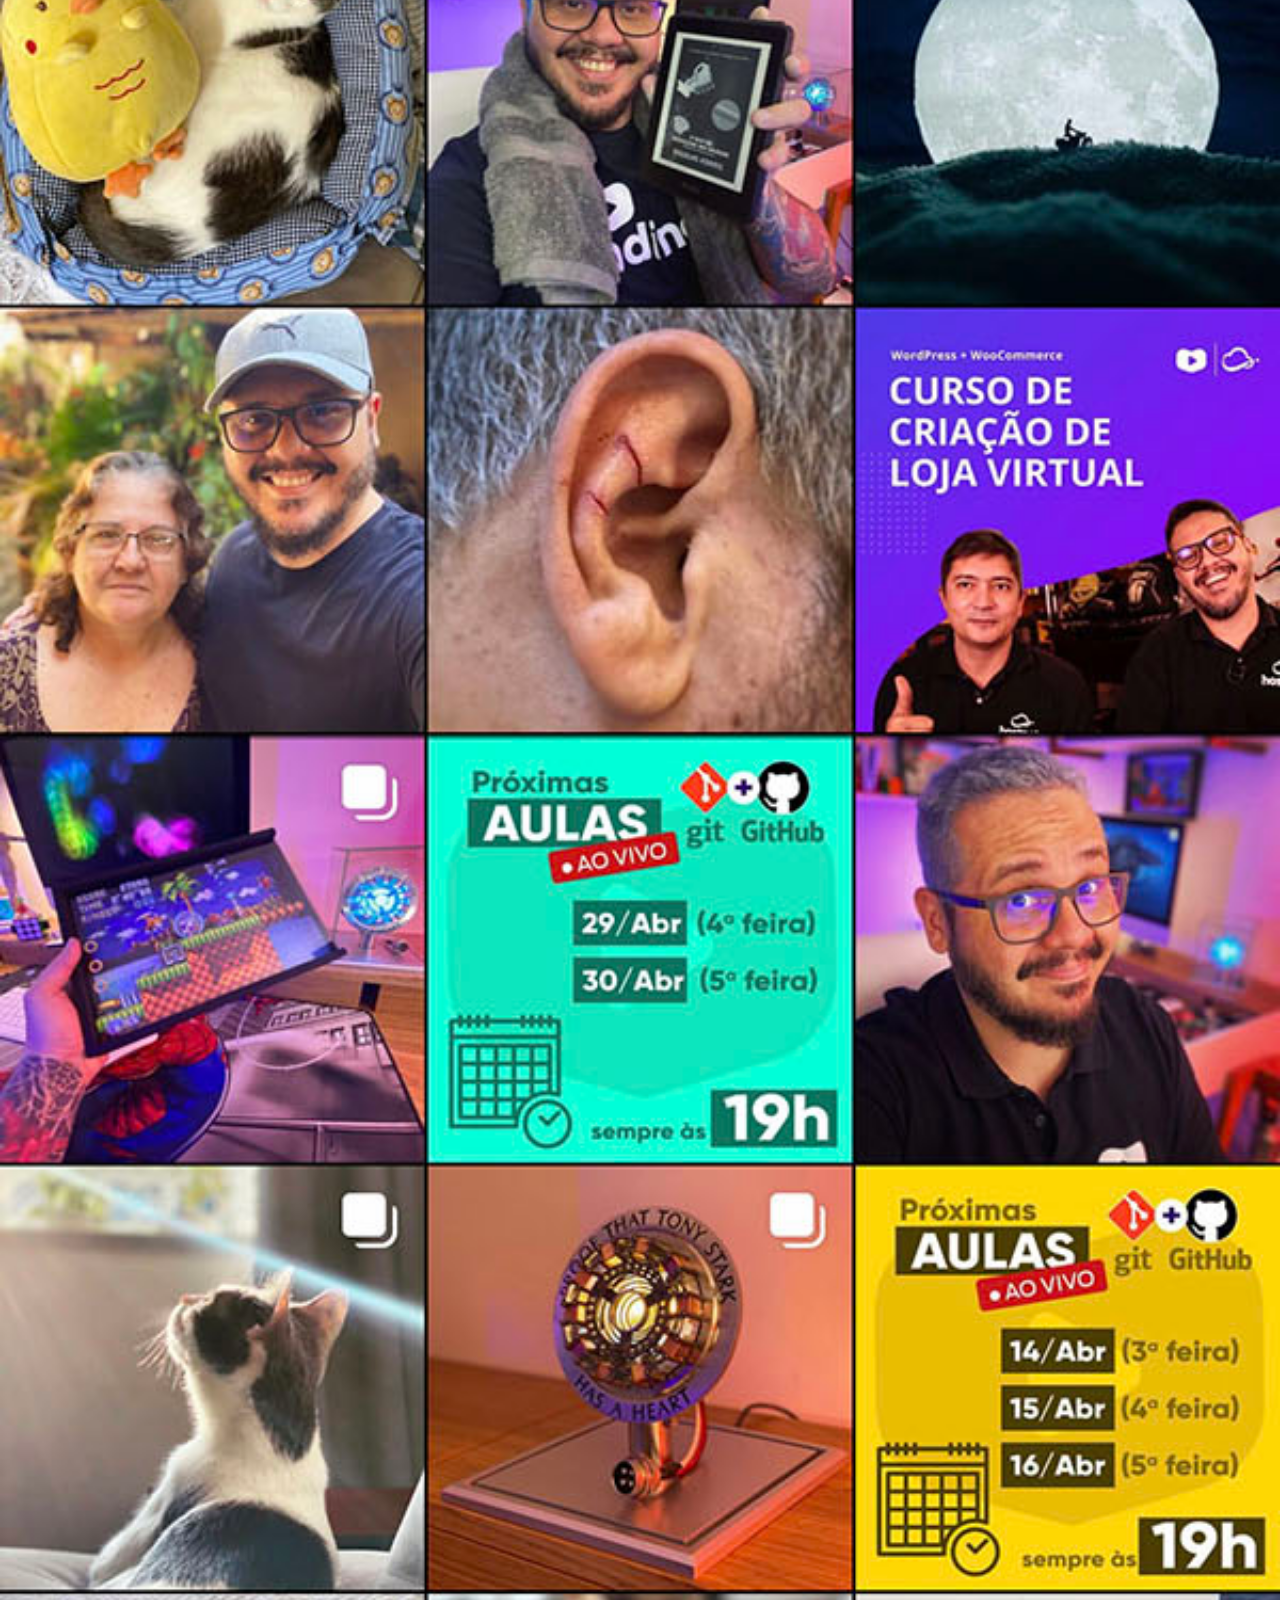
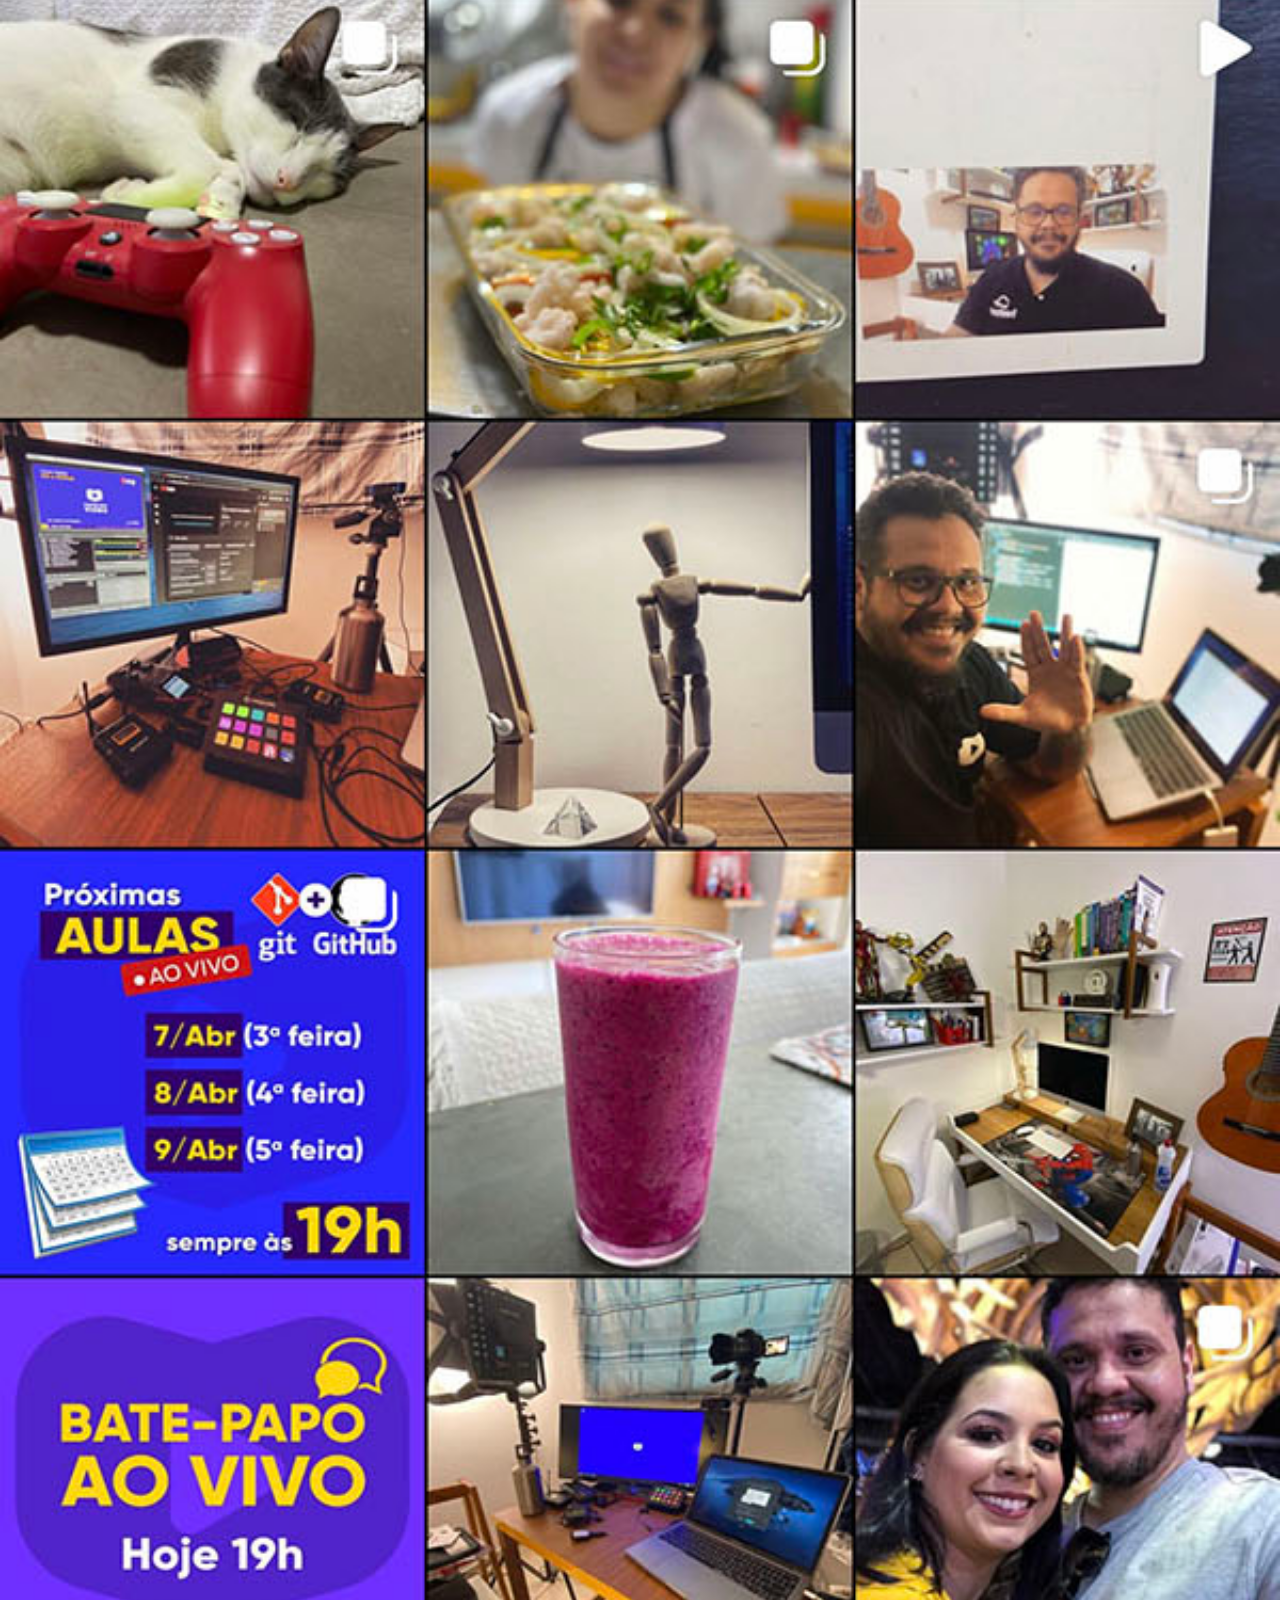
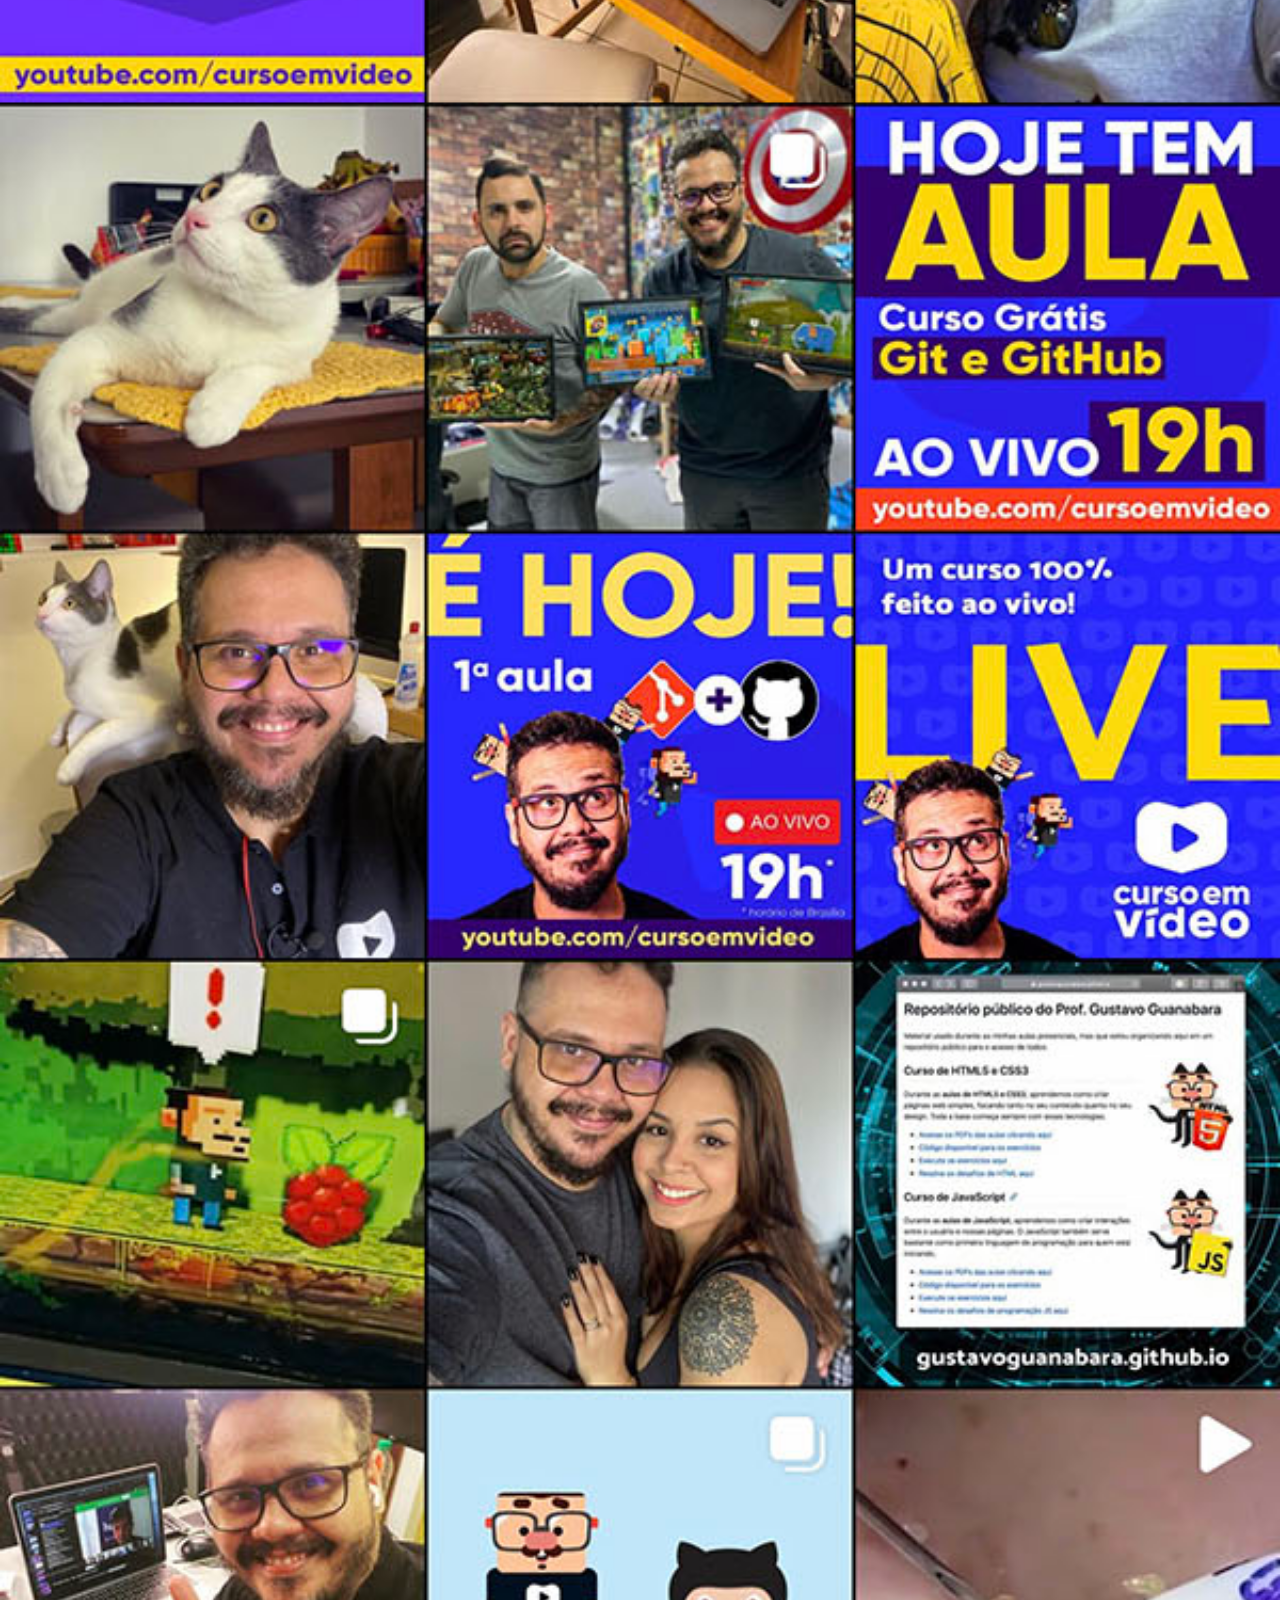
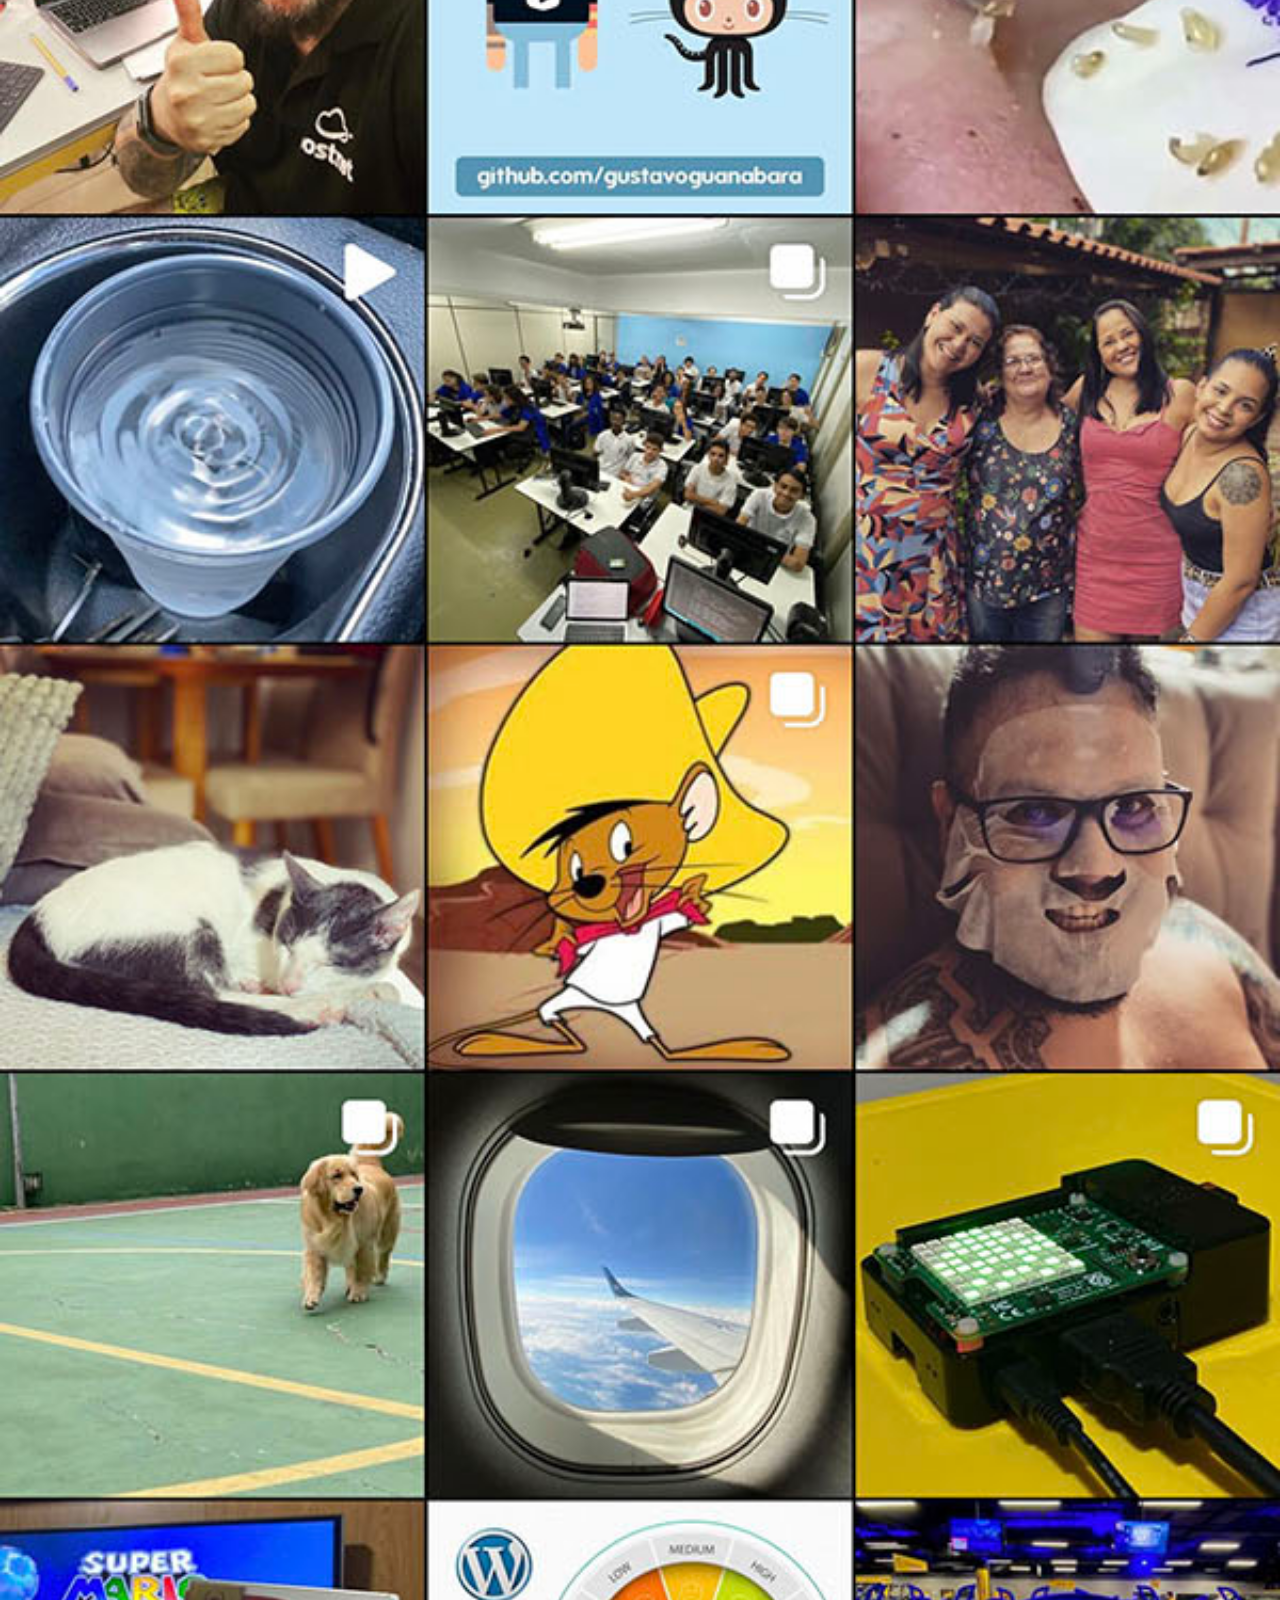
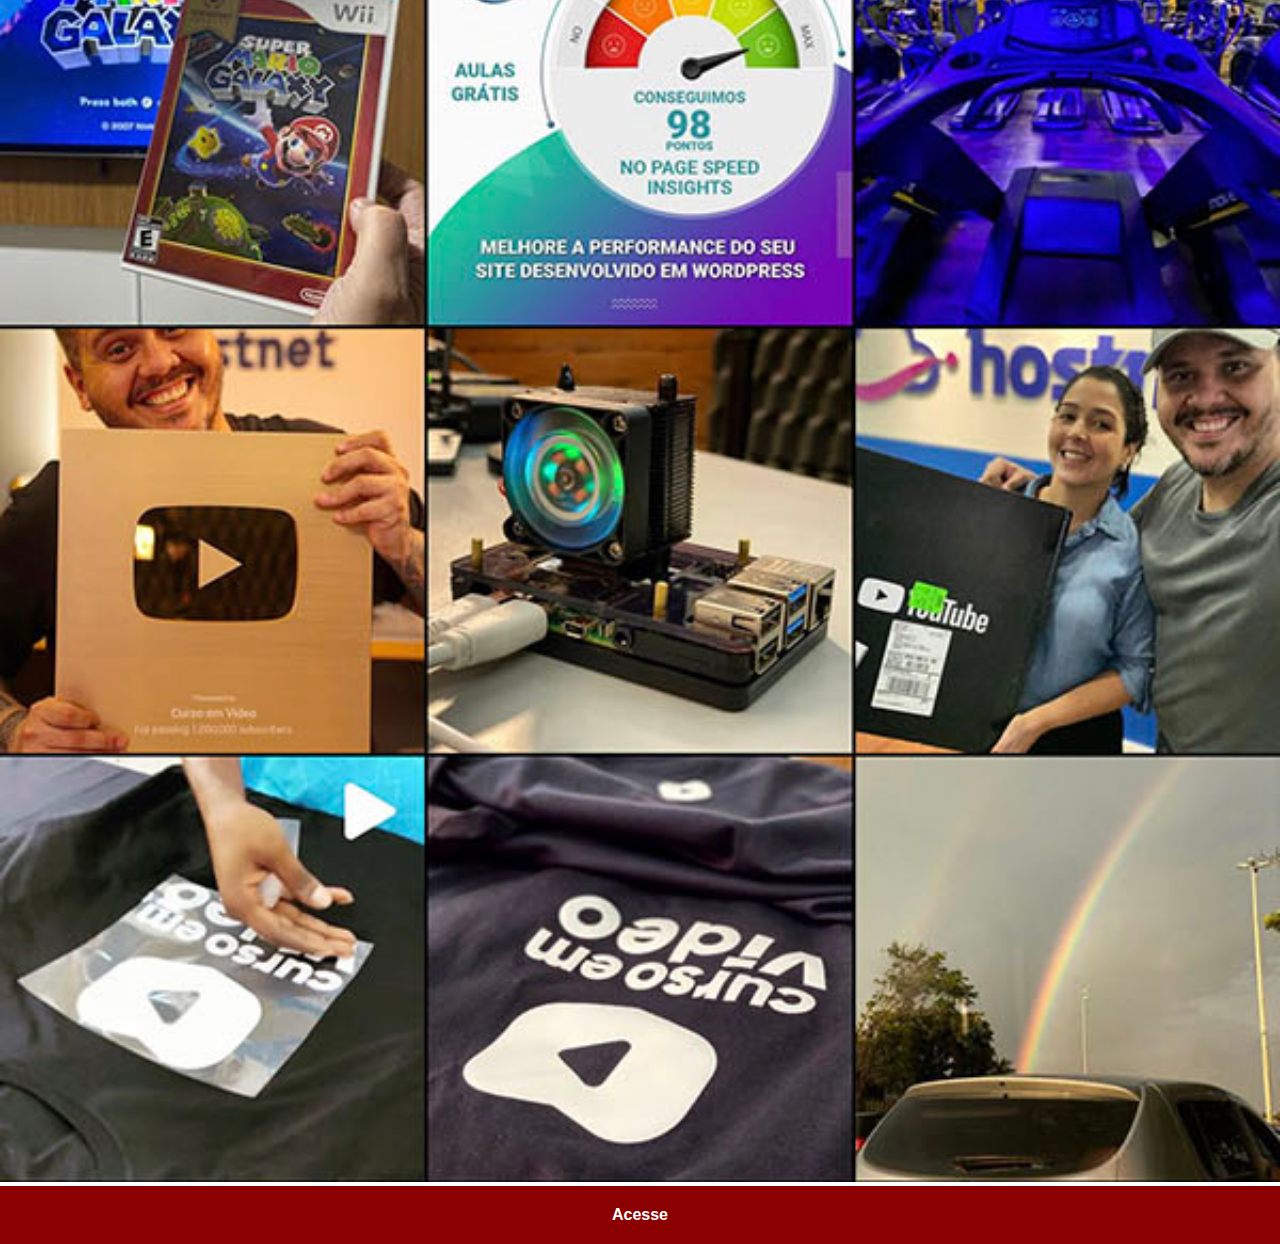
<file: instagram.html>
<!DOCTYPE html>
<html lang="pt-br">
<head>
    <meta charset="UTF-8">
    <meta http-equiv="X-UA-Compatible" content="IE=edge">
    <meta name="viewport" content="width=device-width, initial-scale=1.0">
    <title>Instagram</title>
    <link rel="stylesheet" href="estilos/scocial.css">
</head>
<body>
    <img src="imagens/tela-instagram.jpg" alt="Instagram">
    <a href="https://instagram.com/gustavoguanabara/" target="_blank">Acesse</a>
</body>
</html>
</file>
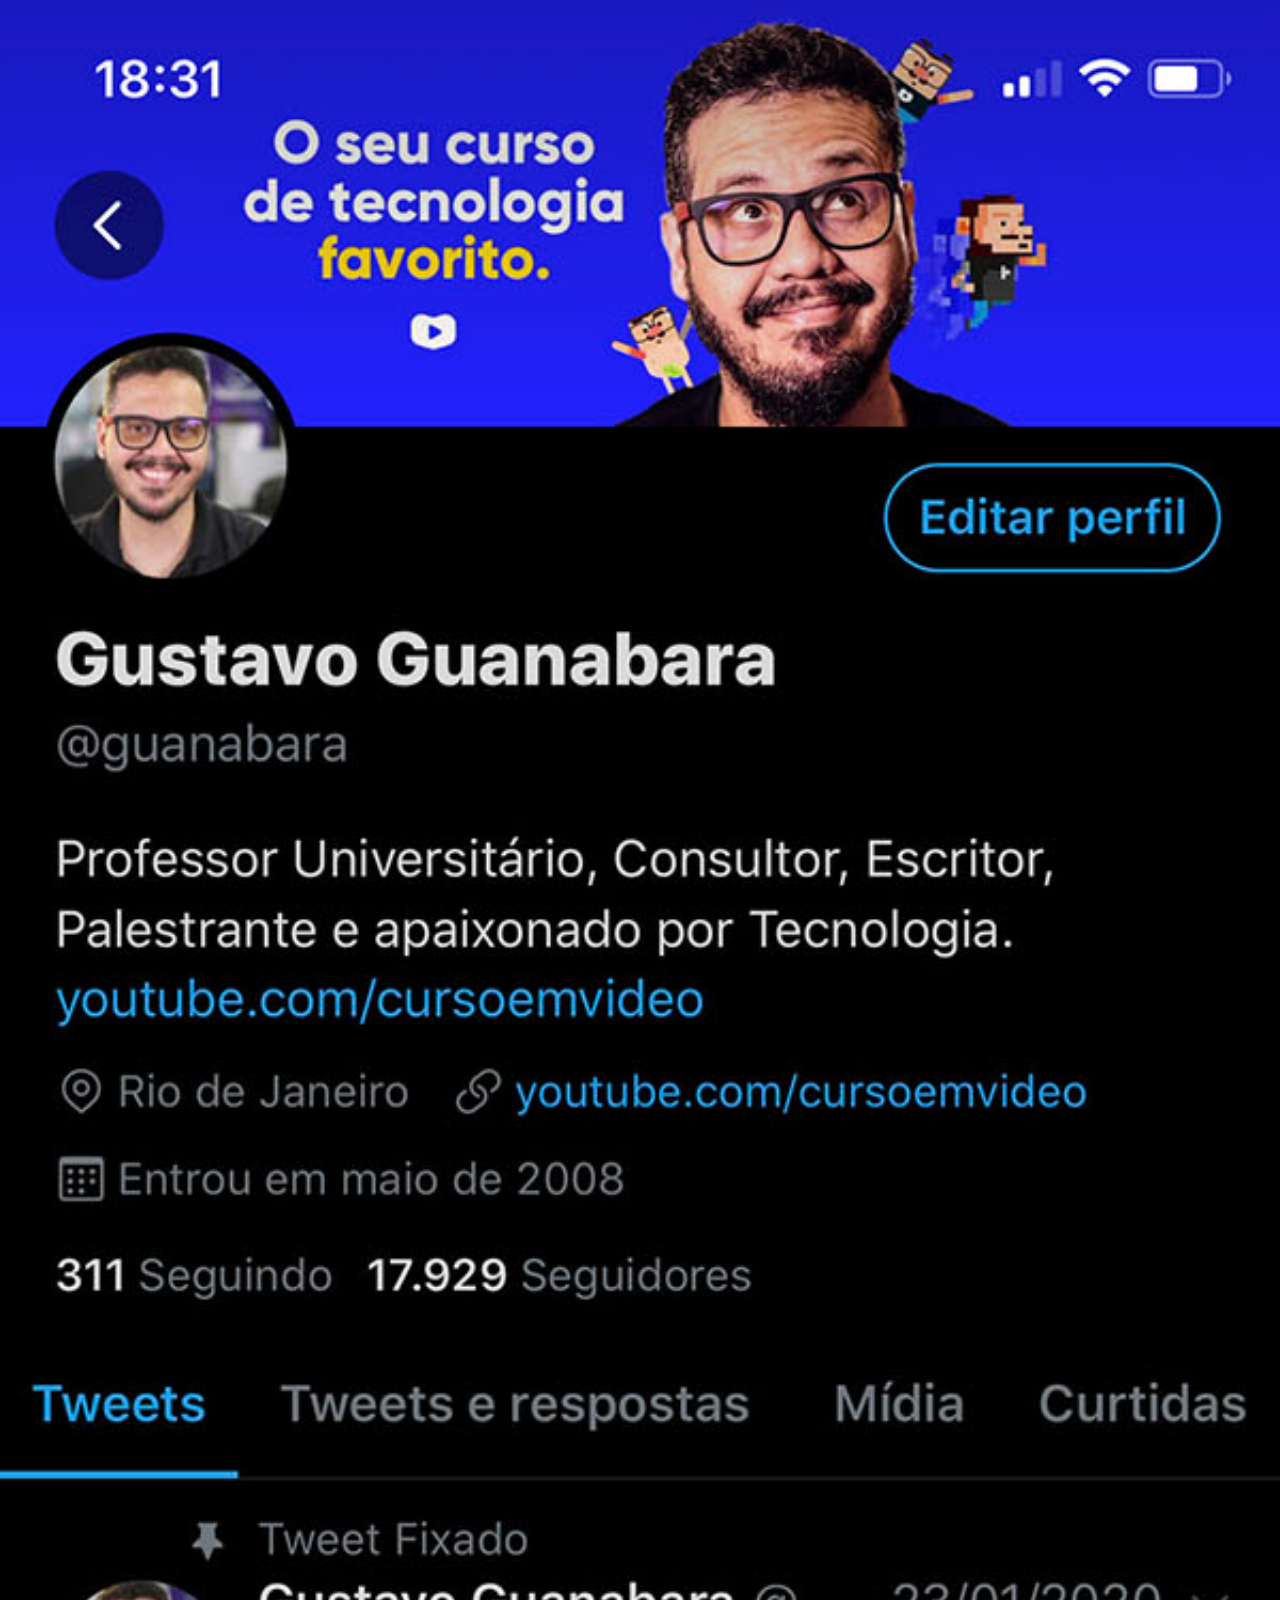
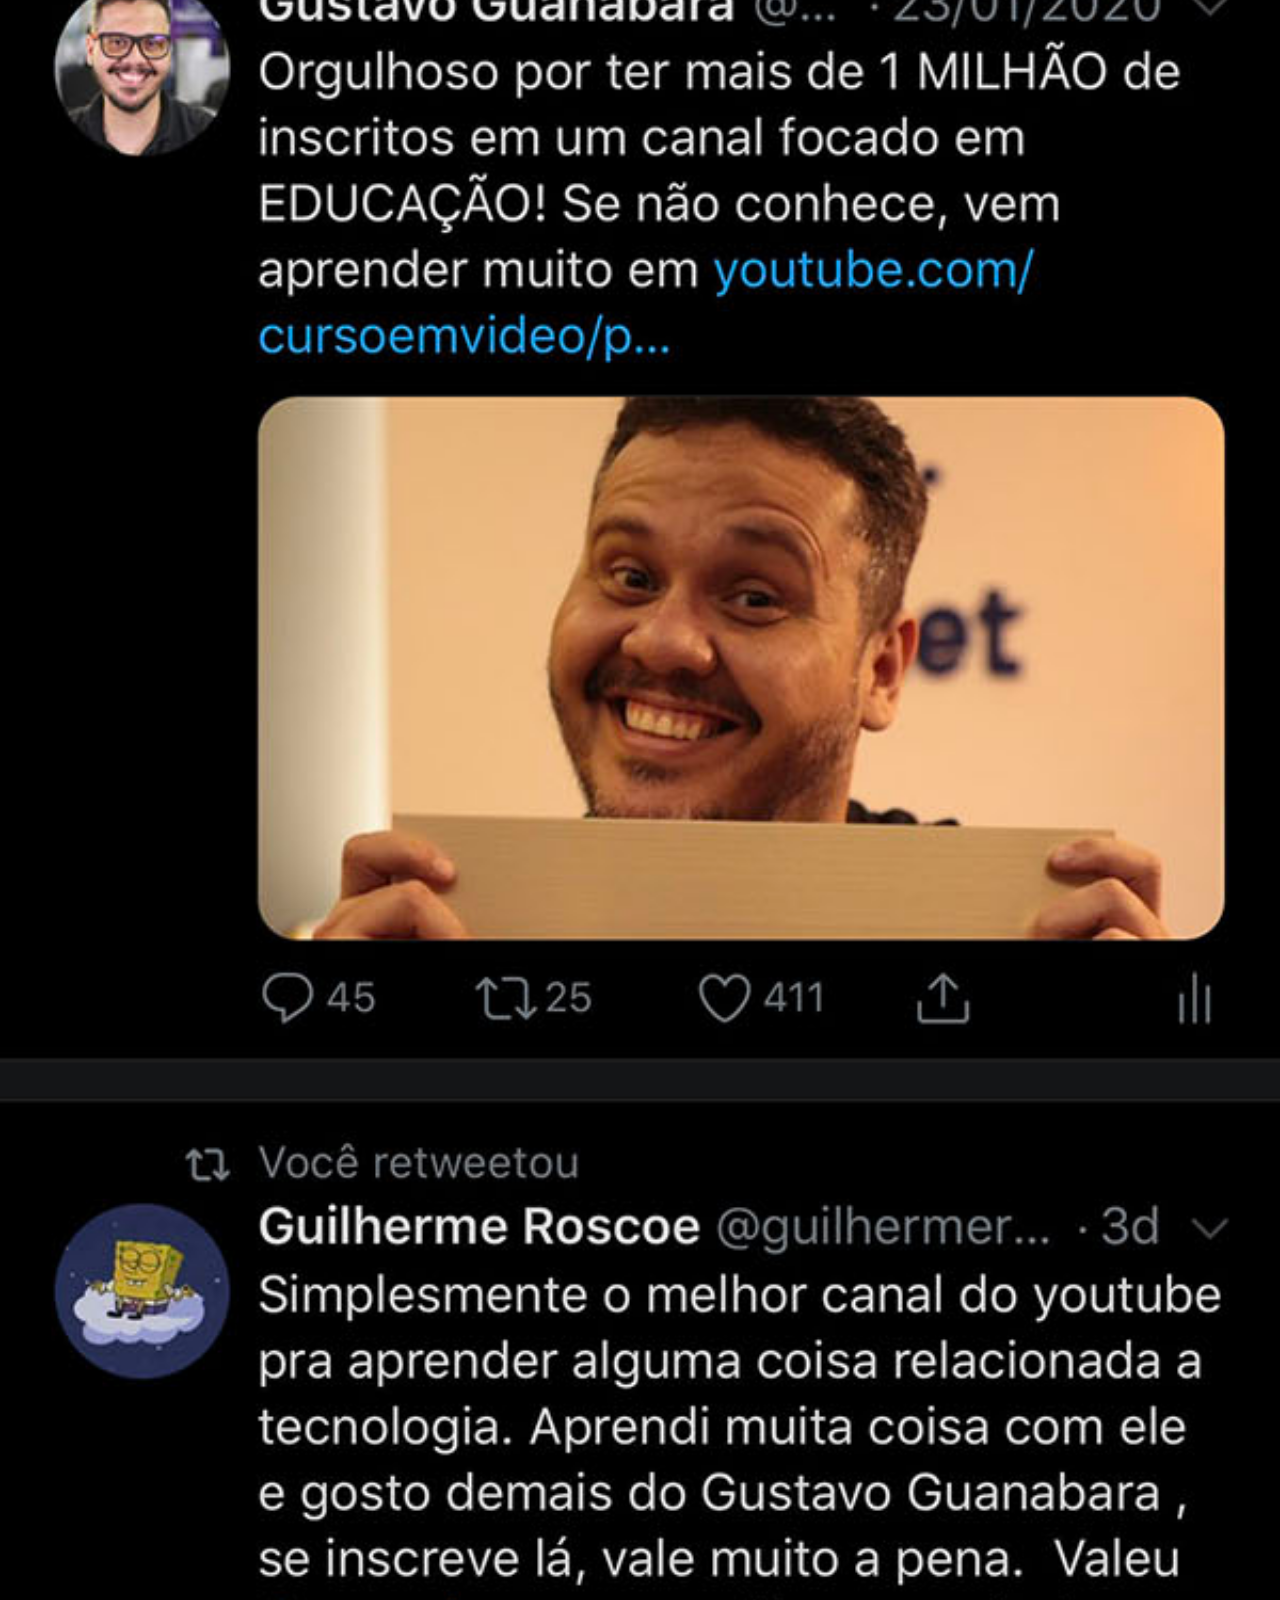
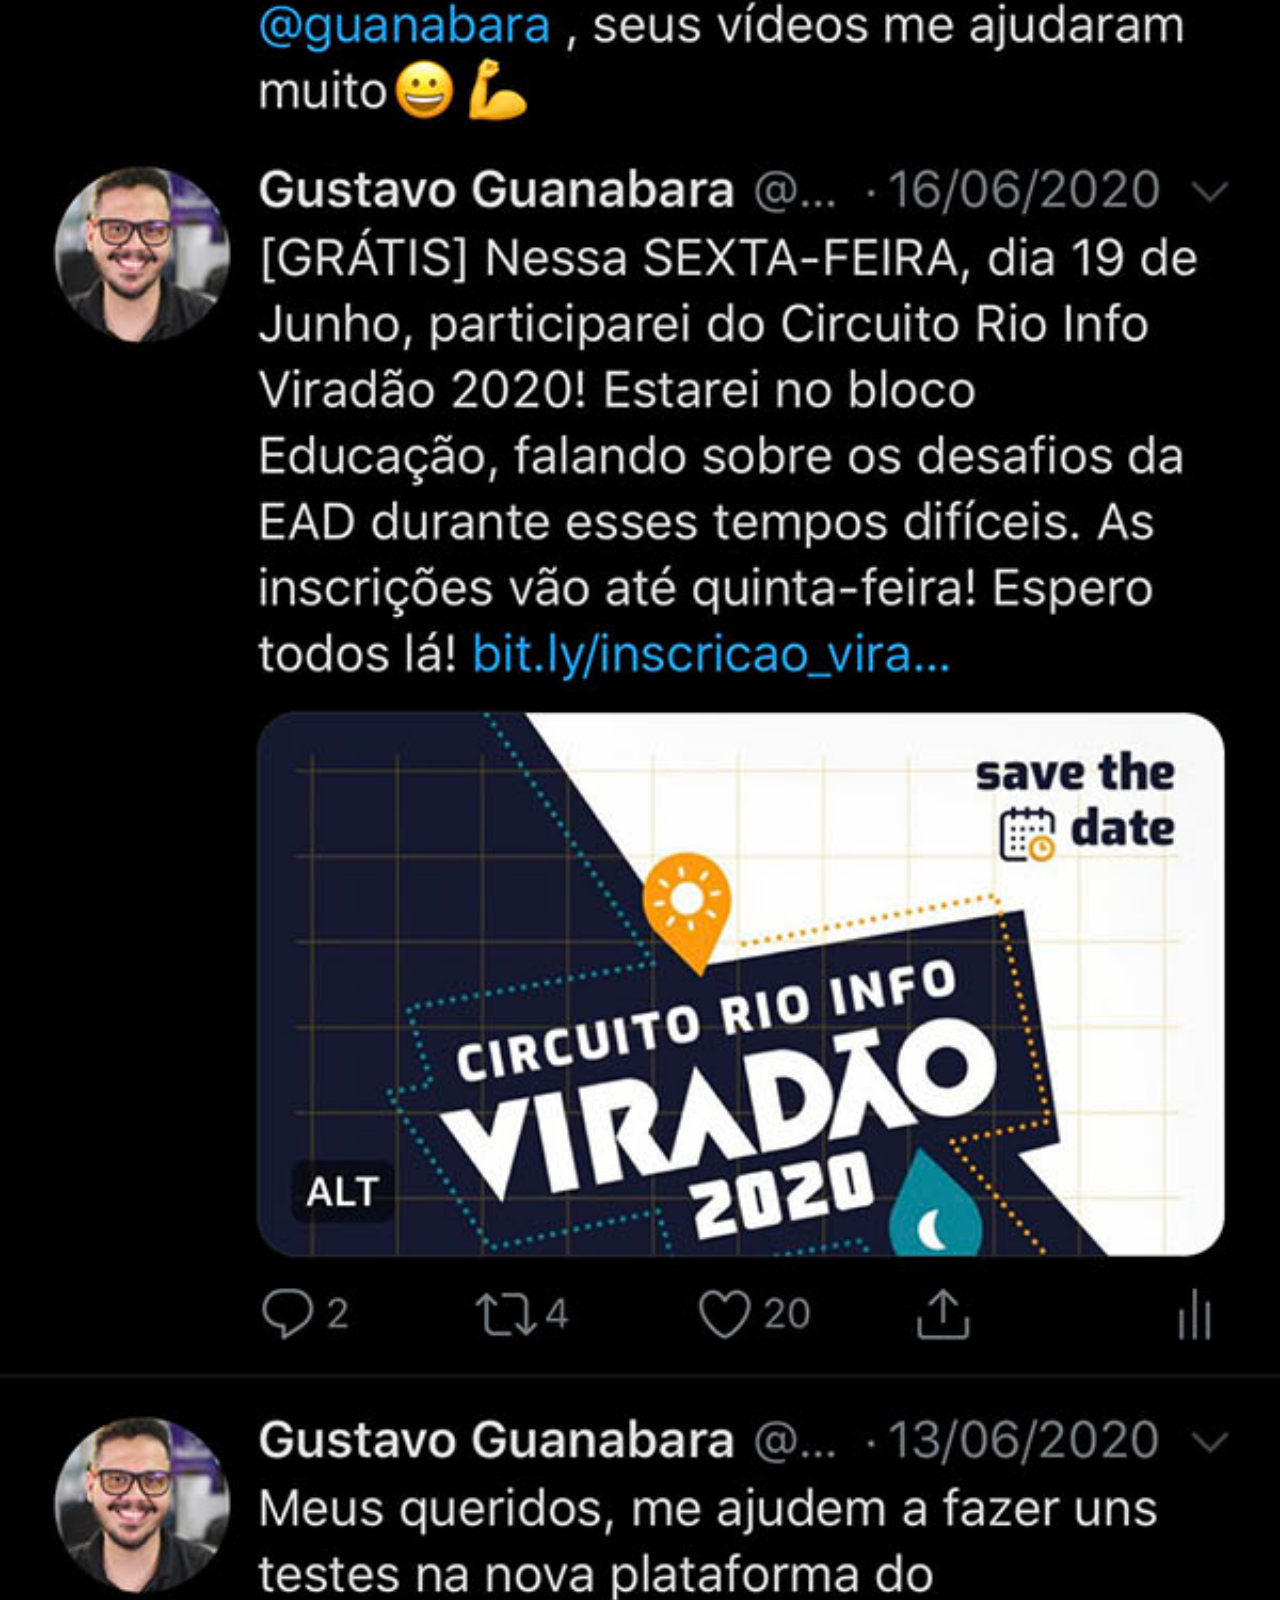
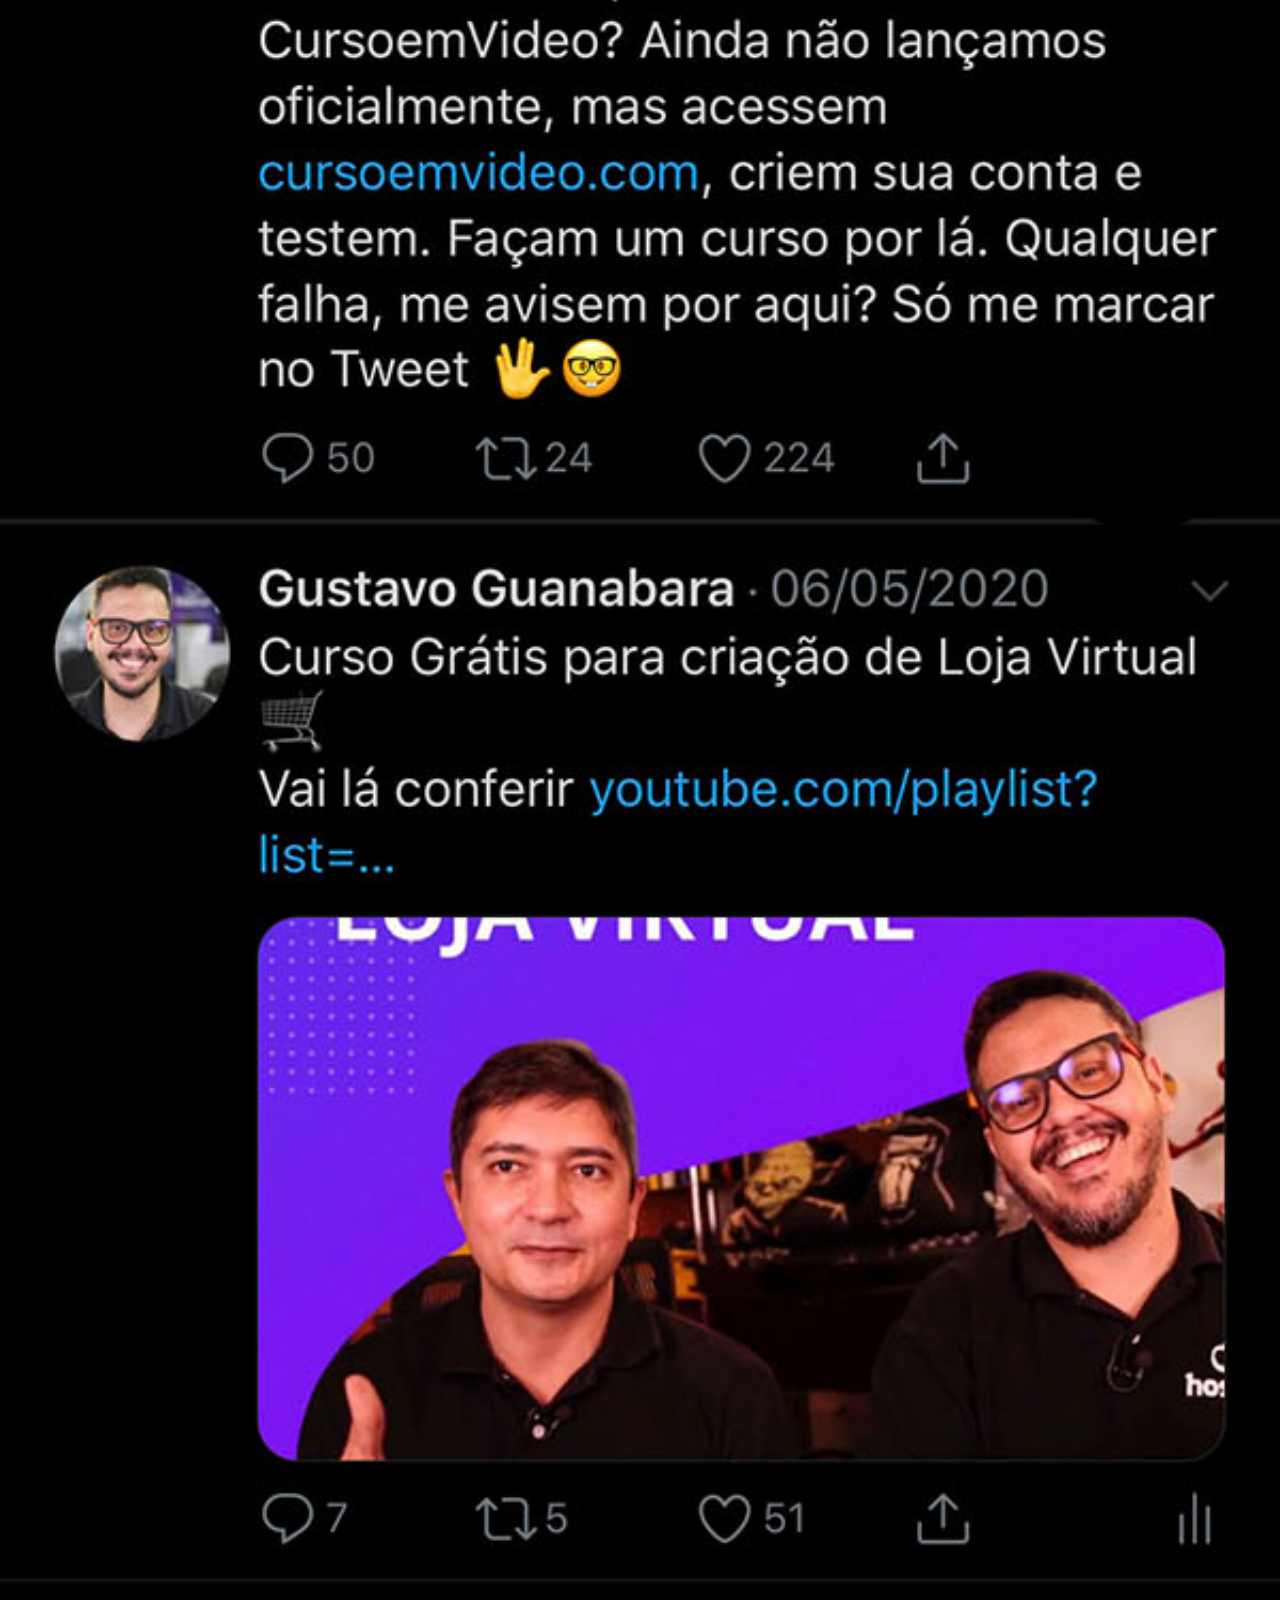
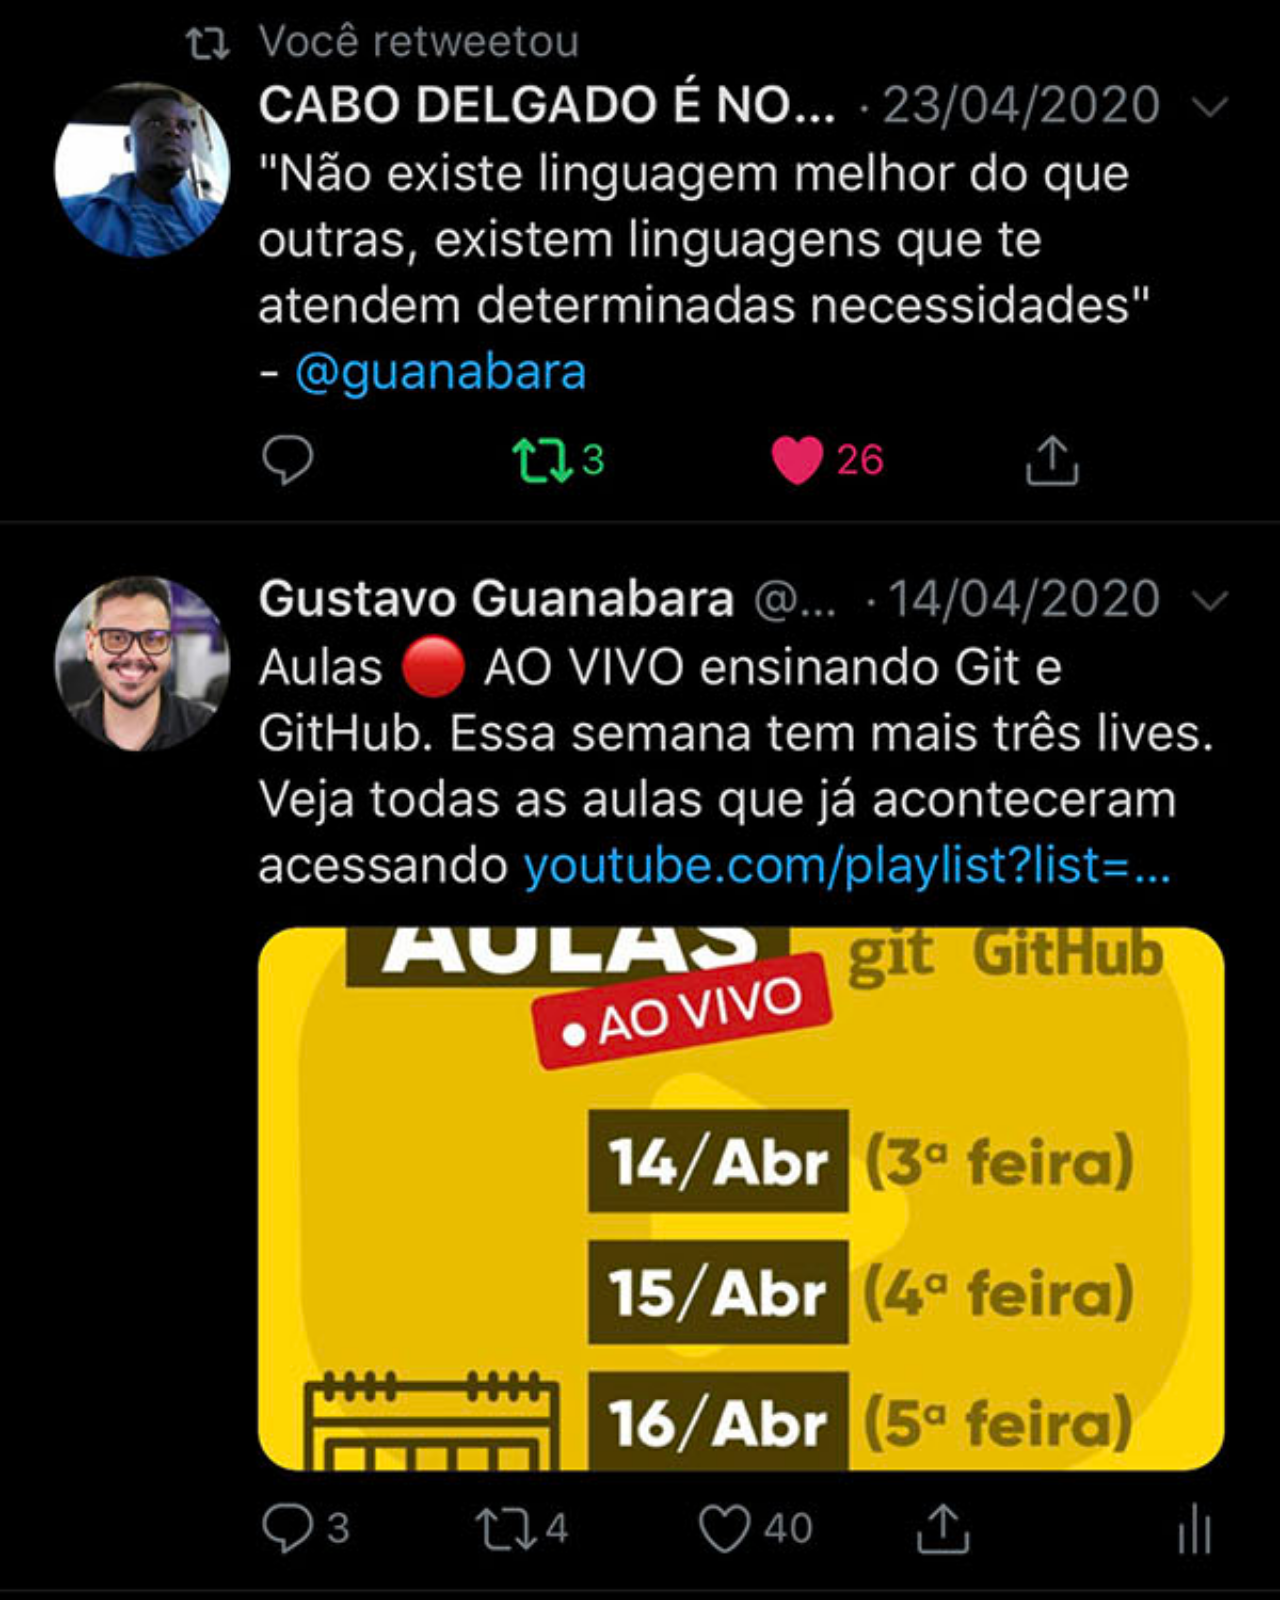
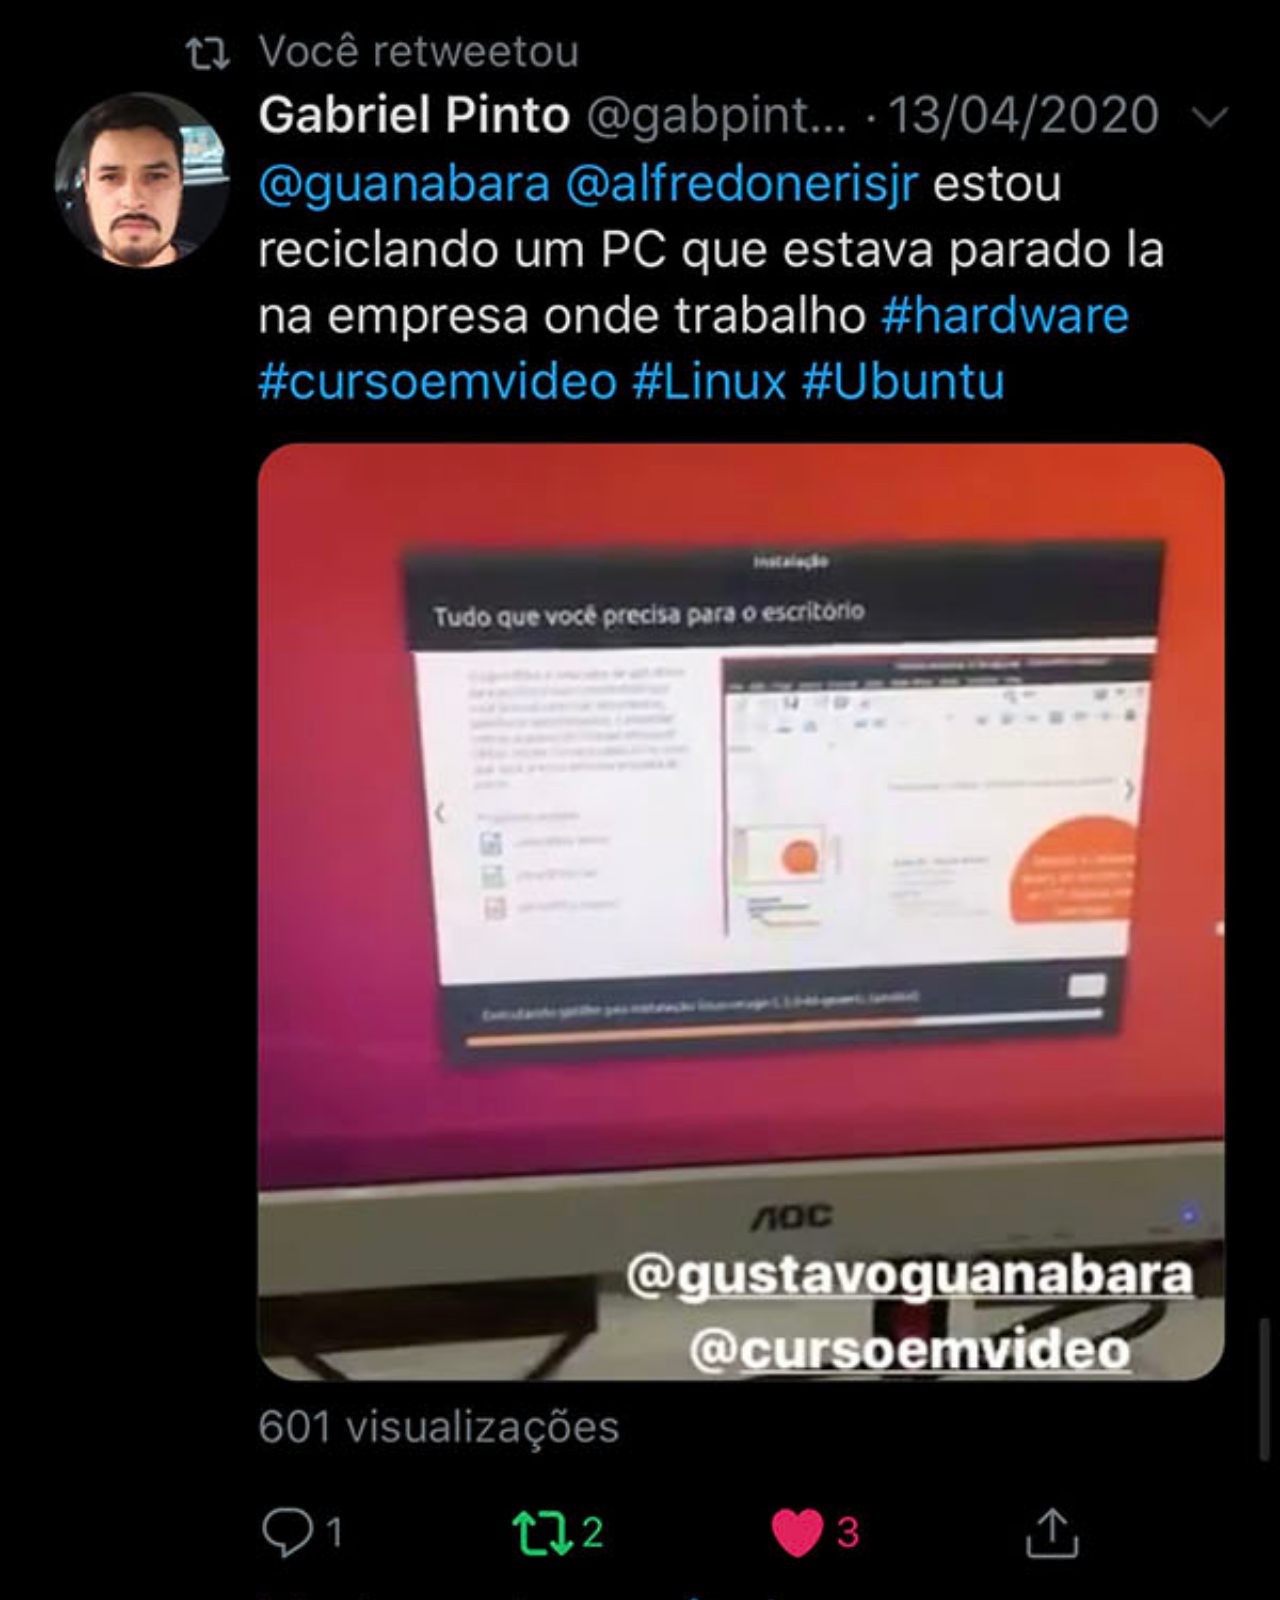
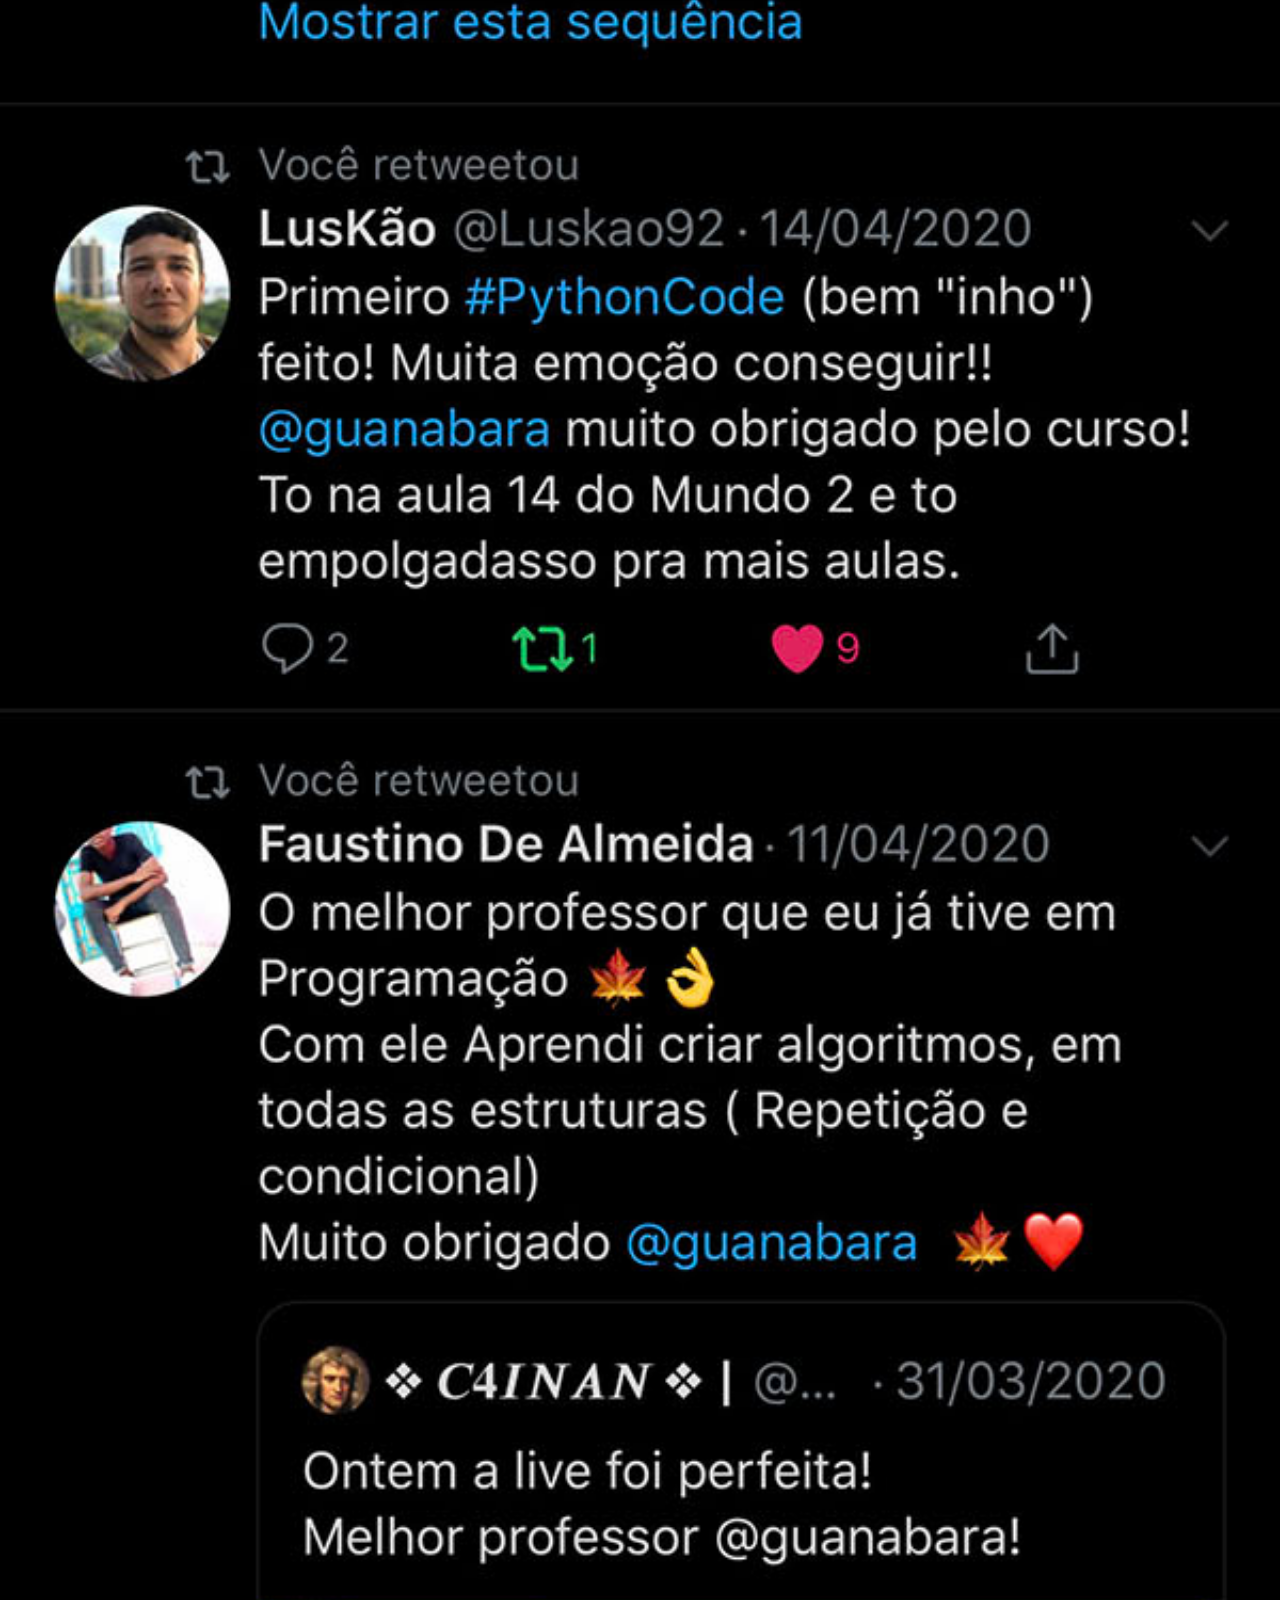
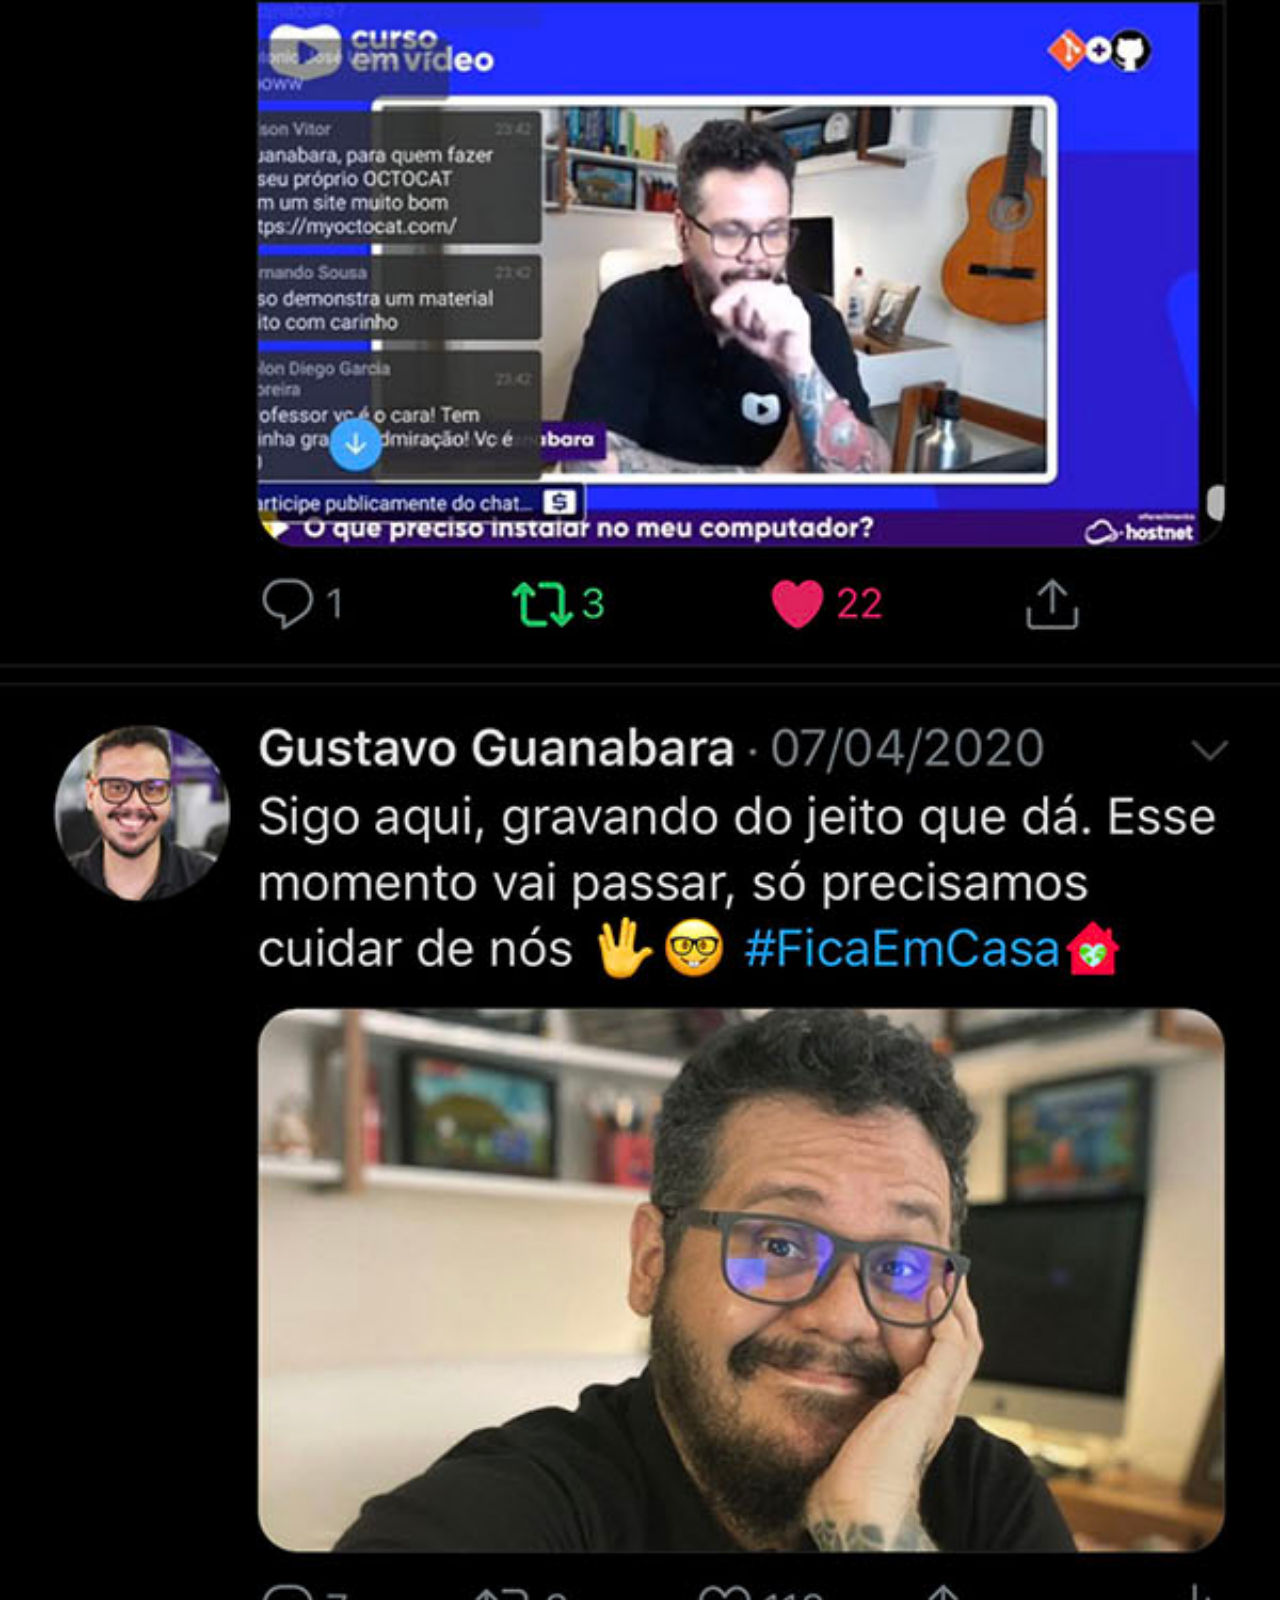
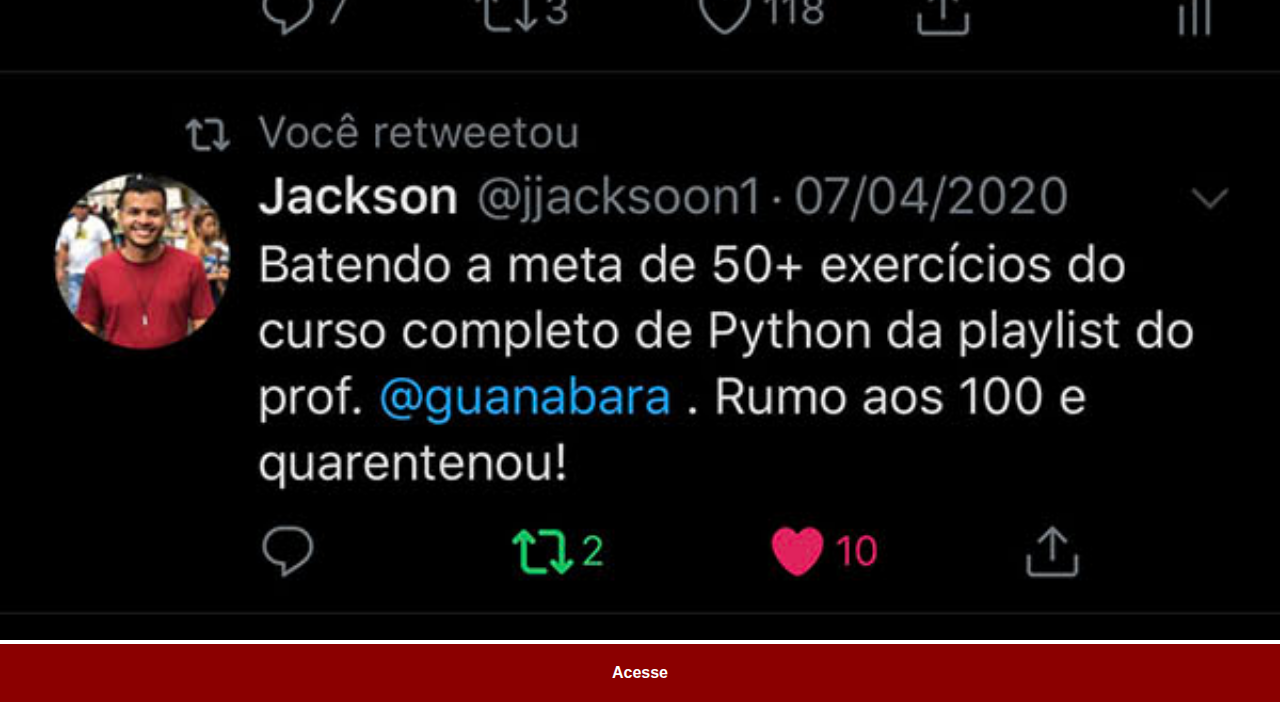
<file: twitter.html>
<!DOCTYPE html>
<html lang="pt-br">
<head>
    <meta charset="UTF-8">
    <meta http-equiv="X-UA-Compatible" content="IE=edge">
    <meta name="viewport" content="width=device-width, initial-scale=1.0">
    <title>Twitter</title>
    <link rel="stylesheet" href="estilos/scocial.css">
</head>
<body>
    <img src="imagens/tela-twitter.jpg" alt="Twitter">
    <a href="https://twitter.com/guanabara" target="_blank">Acesse</a>
</body>
</html>
</file>
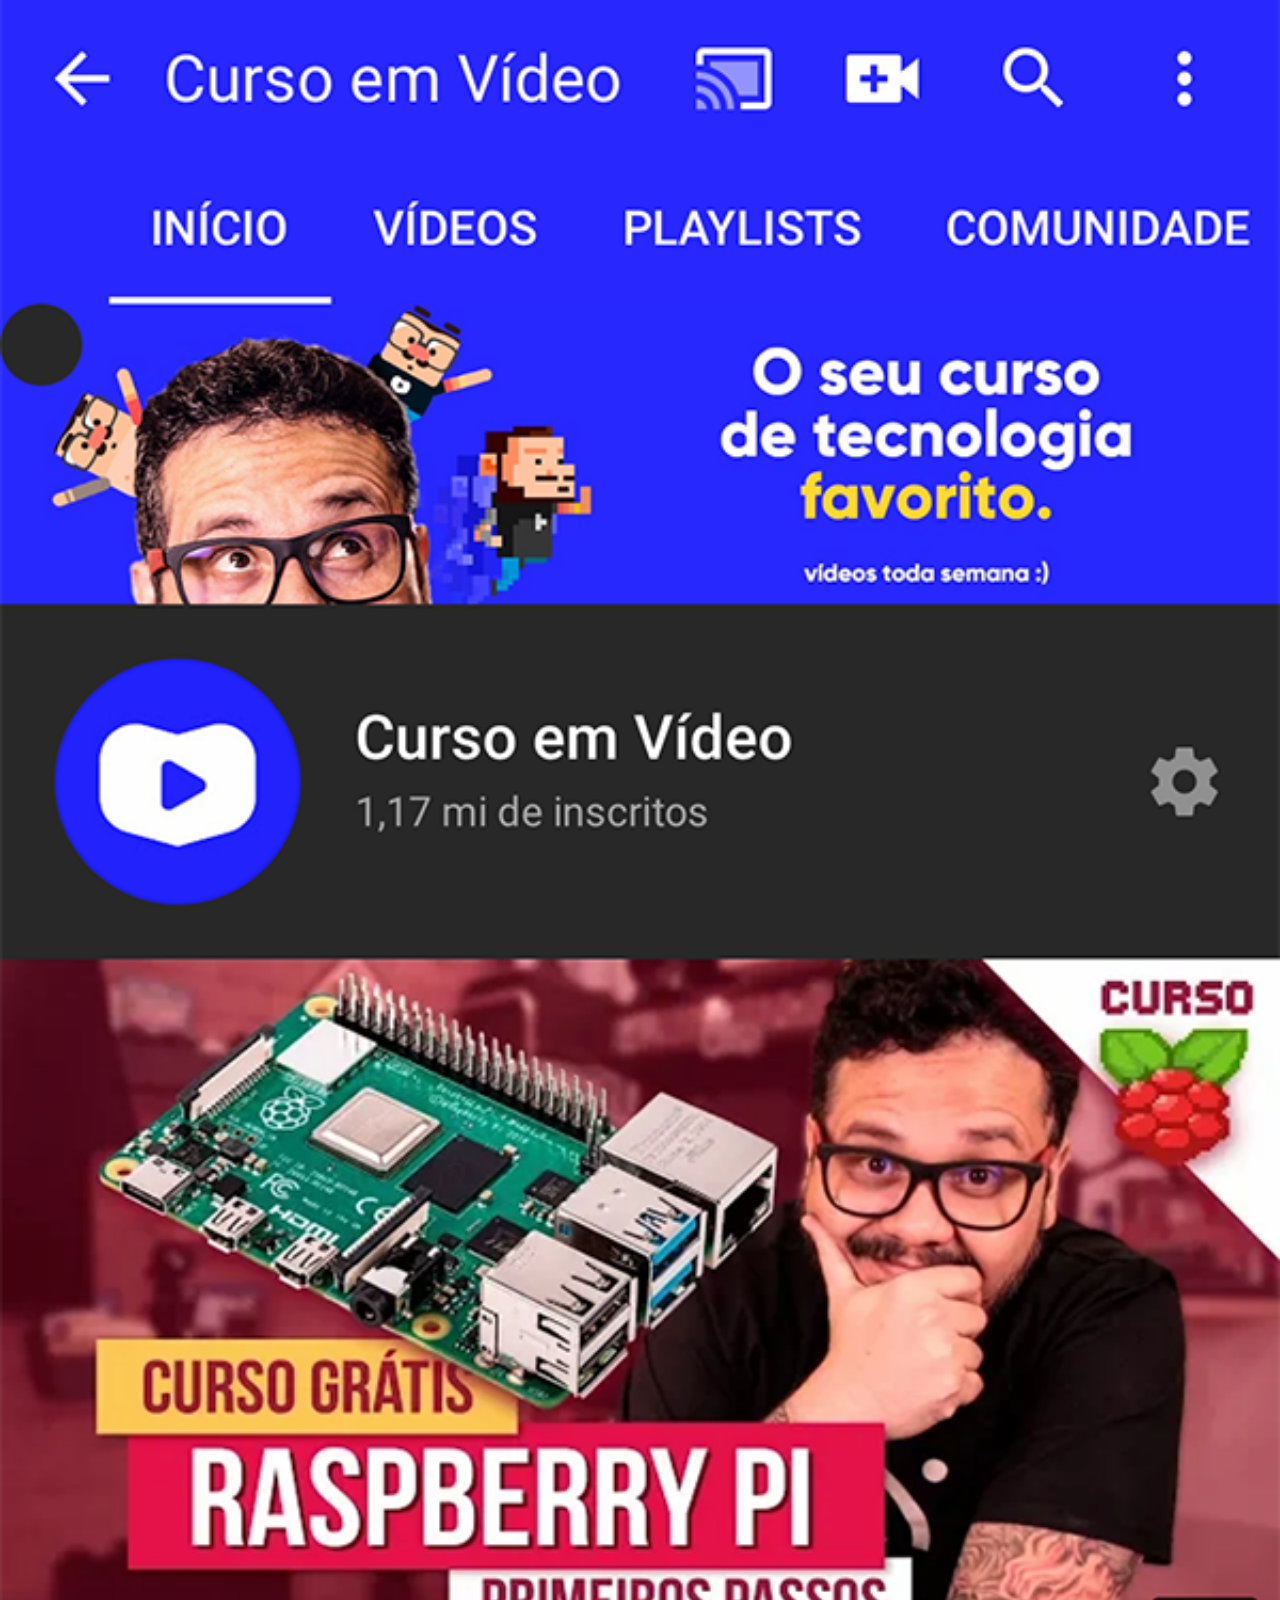
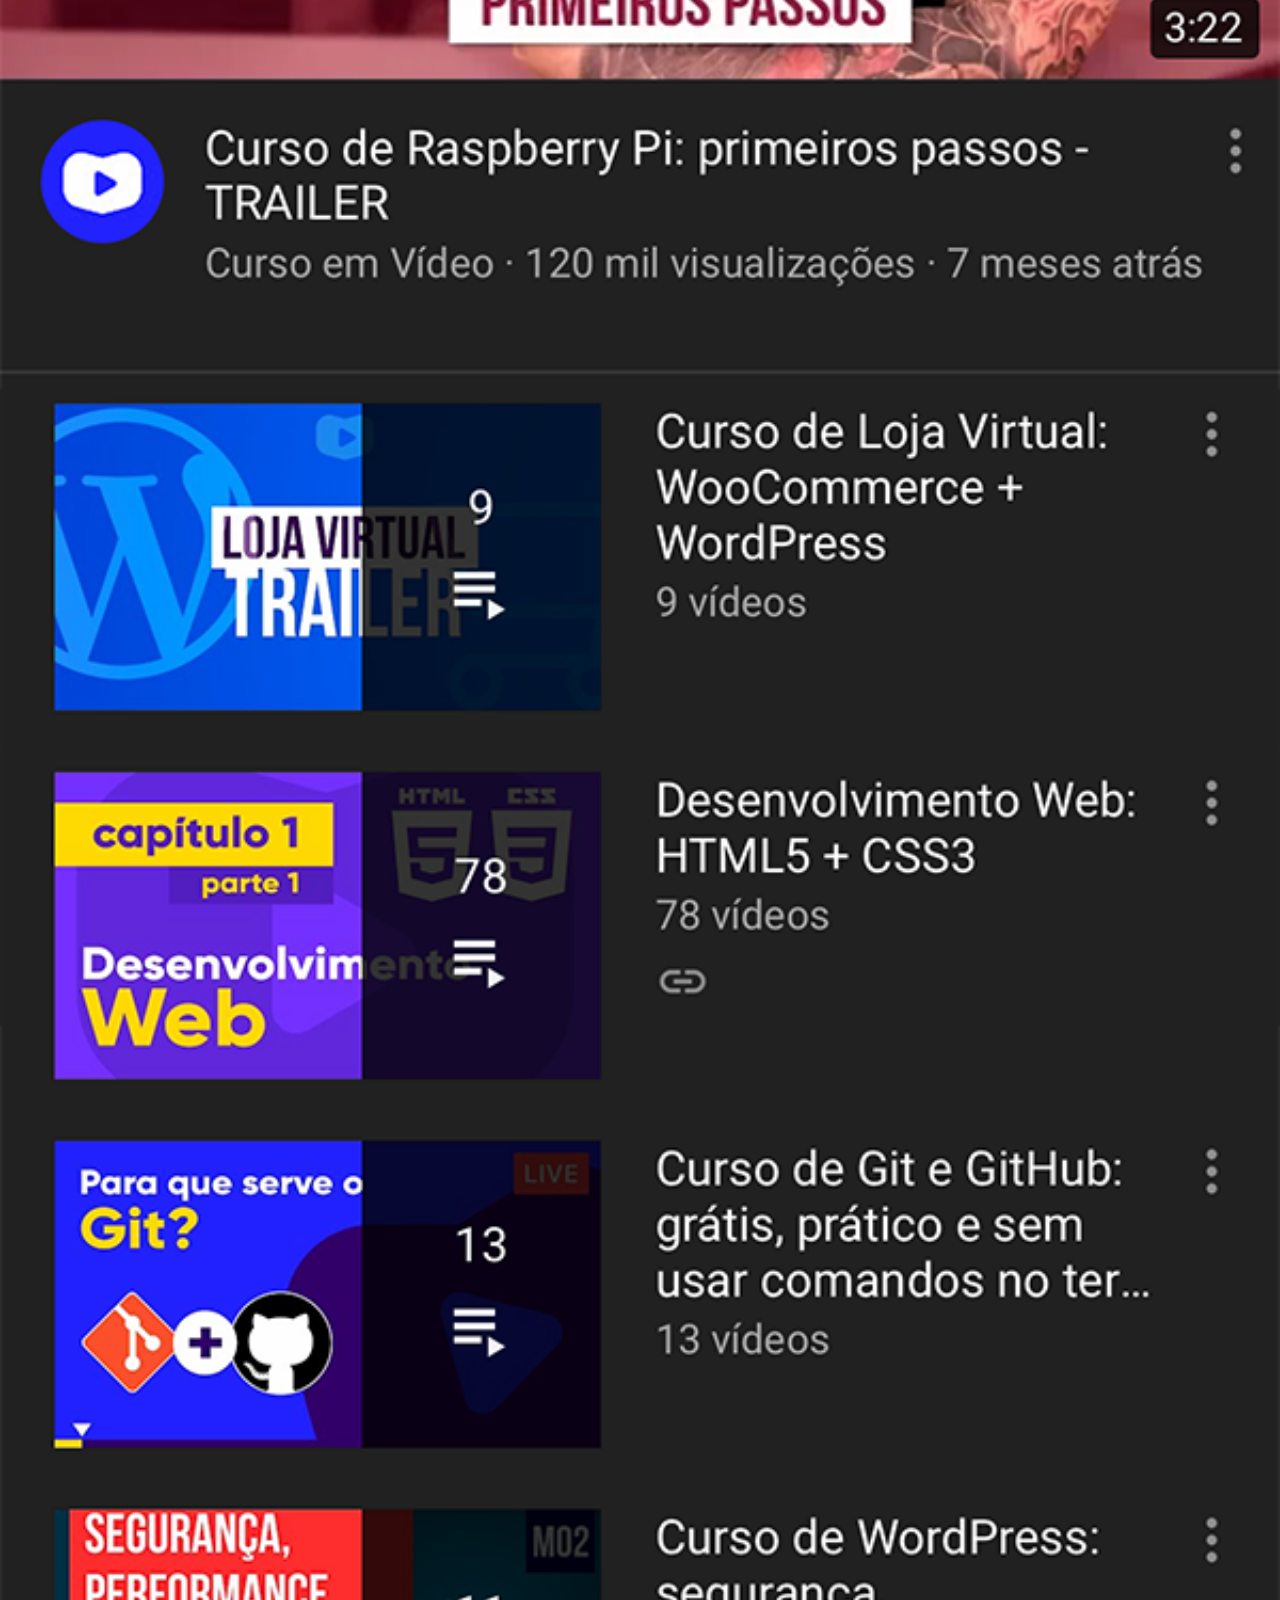
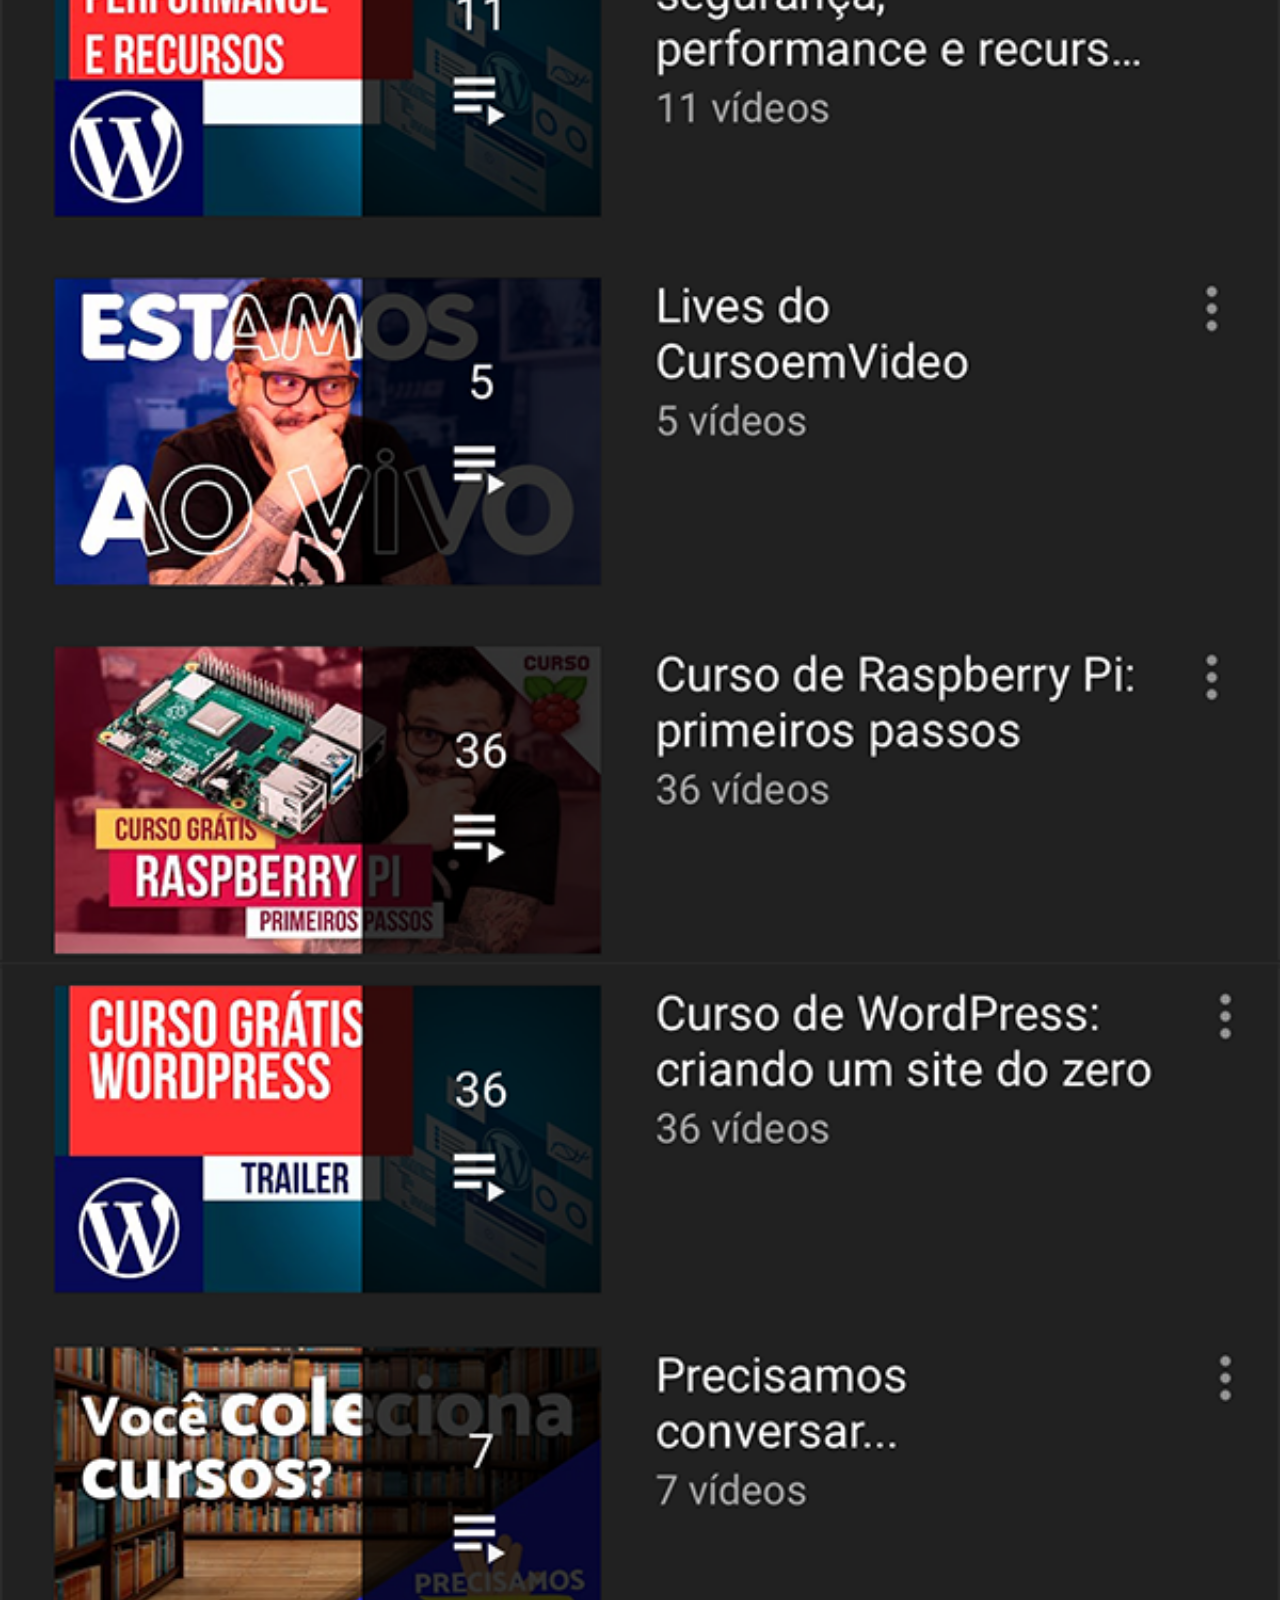
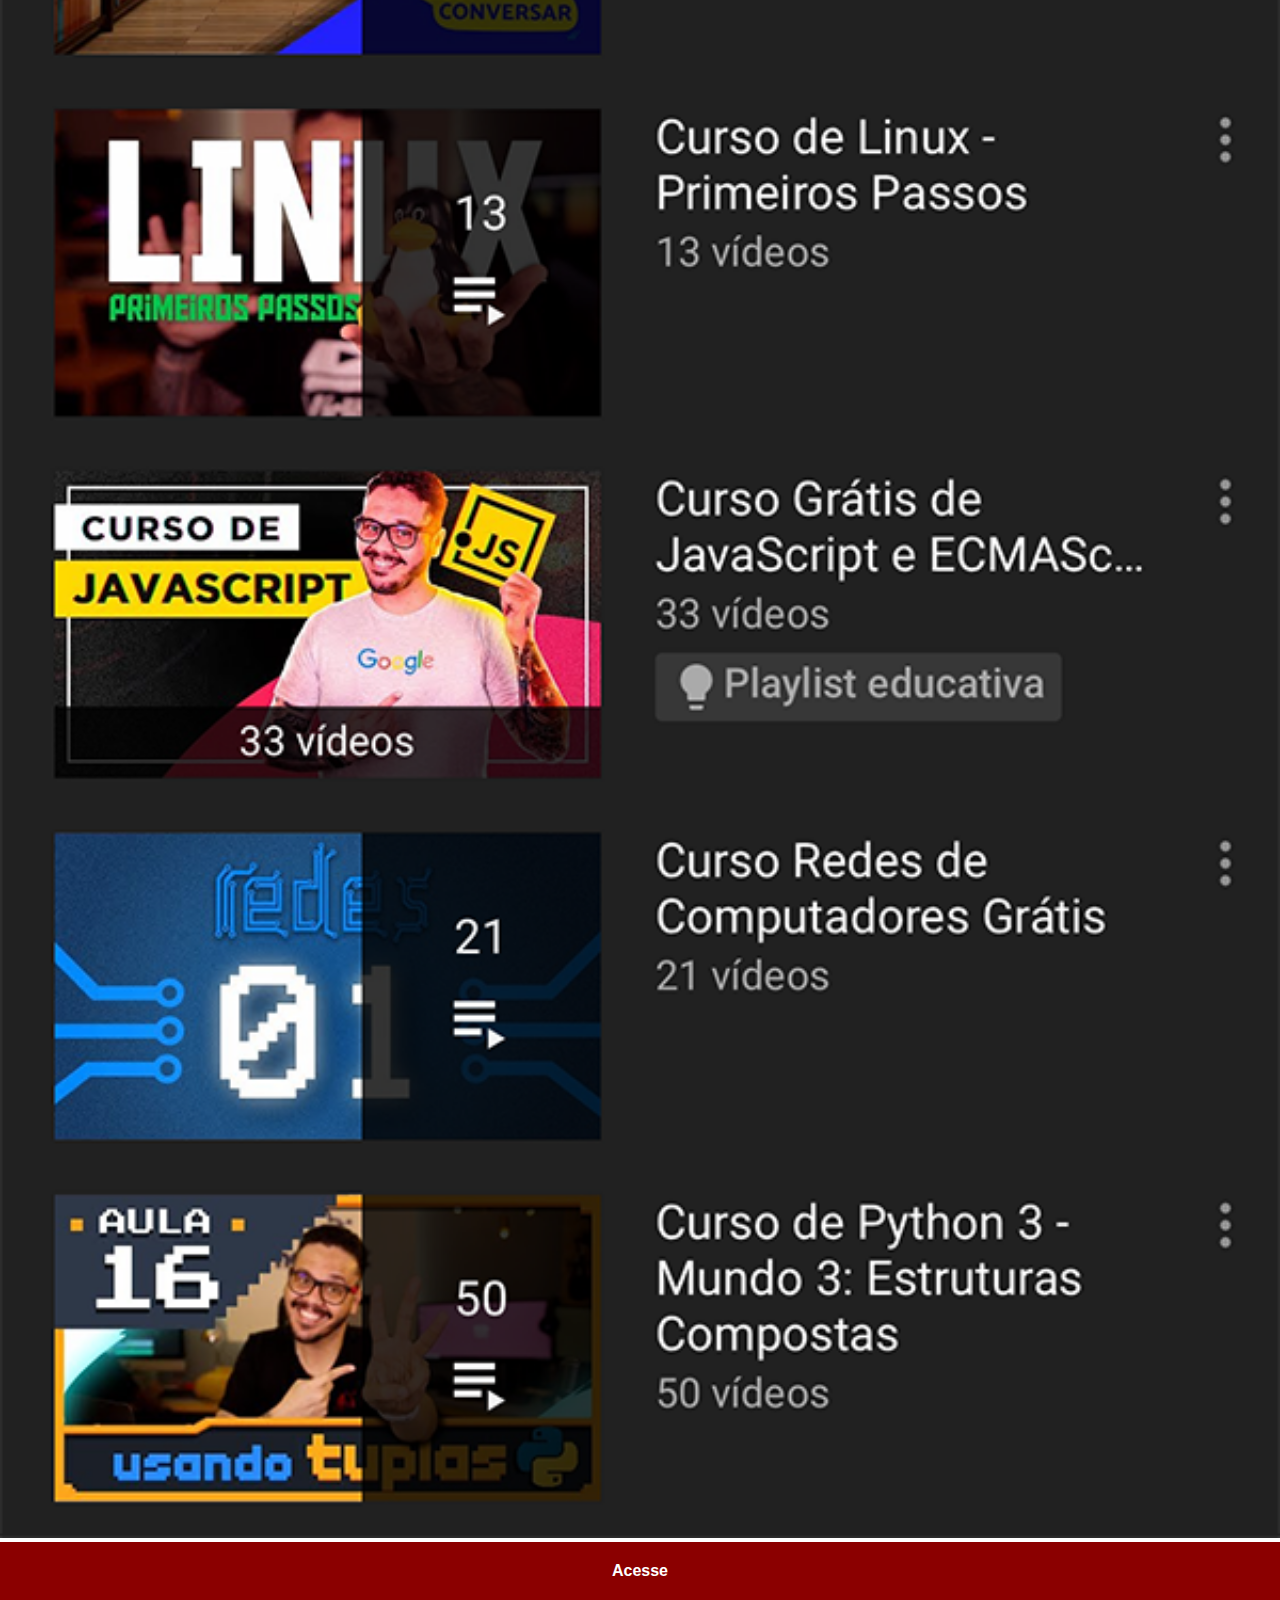
<file: youtube.html>
<!DOCTYPE html>
<html lang="pt-br">
<head>
    <meta charset="UTF-8">
    <meta http-equiv="X-UA-Compatible" content="IE=edge">
    <meta name="viewport" content="width=device-width, initial-scale=1.0">
    <title>Youtube</title>
    <link rel="stylesheet" href="estilos/scocial.css">
</head>
<body>
    <img src="imagens/tela-youtube.png" alt="Youtube">
    <a href="https://www.youtube.com/@CursoemVideo/playlists" target="_blank">Acesse</a>
</body>
</html>
</file>
<file: estilos/style.css>
@charset "UTF-8";

*{
    margin: 0px;
    padding: 0px;
    font-family: Arial, Helvetica, sans-serif;
}

html, body{
    height: 100vh;
    width: 100vw;
    background-color: black;
}

body{
    background: url(../imagens/fundo-madeira.jpg) no-repeat top center;
    background-size: cover;
    background-attachment: fixed;
}

main{
    position: relative;
    height: 100vh;
}

section#telefone{
    position: absolute;
    top: 50%;
    left: 50%;
    transform: translate(-50%, -50%);

    height: 627px;
    width: 311px;
    background-color: blue;
    background: url(../imagens/frame-iphone.png) no-repeat;
}

iframe#tela{
    position: relative;
    top: 80px;
    left: 22px;
    width: 267px;
    height: 471px;
}

section#redes-sociais{
    text-align: right; /*coloca as imagens no lado direito*/
}

section#redes-sociais > a > img{
    width: 50px;
    margin: 10px;
    border-radius: 50%;
    box-shadow: 2px 2px 5px rgba(0, 0, 0, 0.411);
}

section#redes-sociais > a > img:hover{
    border: 2px solid rgba(255, 255, 255, 0.418);
    transform: translate(-3px -3px);
    box-shadow: 5px 5px 10px rgba(0, 0, 0, 0.603);
    transition: transform 1s, border 1s;
}
</file>
<file: estilos/scocial.css>
@charset "UTF-8";

*{
    margin: 0px;
    padding: 0px;
    font-family: Arial, Helvetica, sans-serif;
}

/*::-webkit-scrollbar{/*esconder tela de rolagem
    width: 0px;
    height: 0px;
}*/

img{
    width: 100vw;
}

a{
    display: block;
    background-color: darkred;
    color: white;
    padding: 20px;
    text-align: center;
    font-weight: bolder;
    text-decoration: none;
}

a::hover{
    background-color: red;
}
</file>
